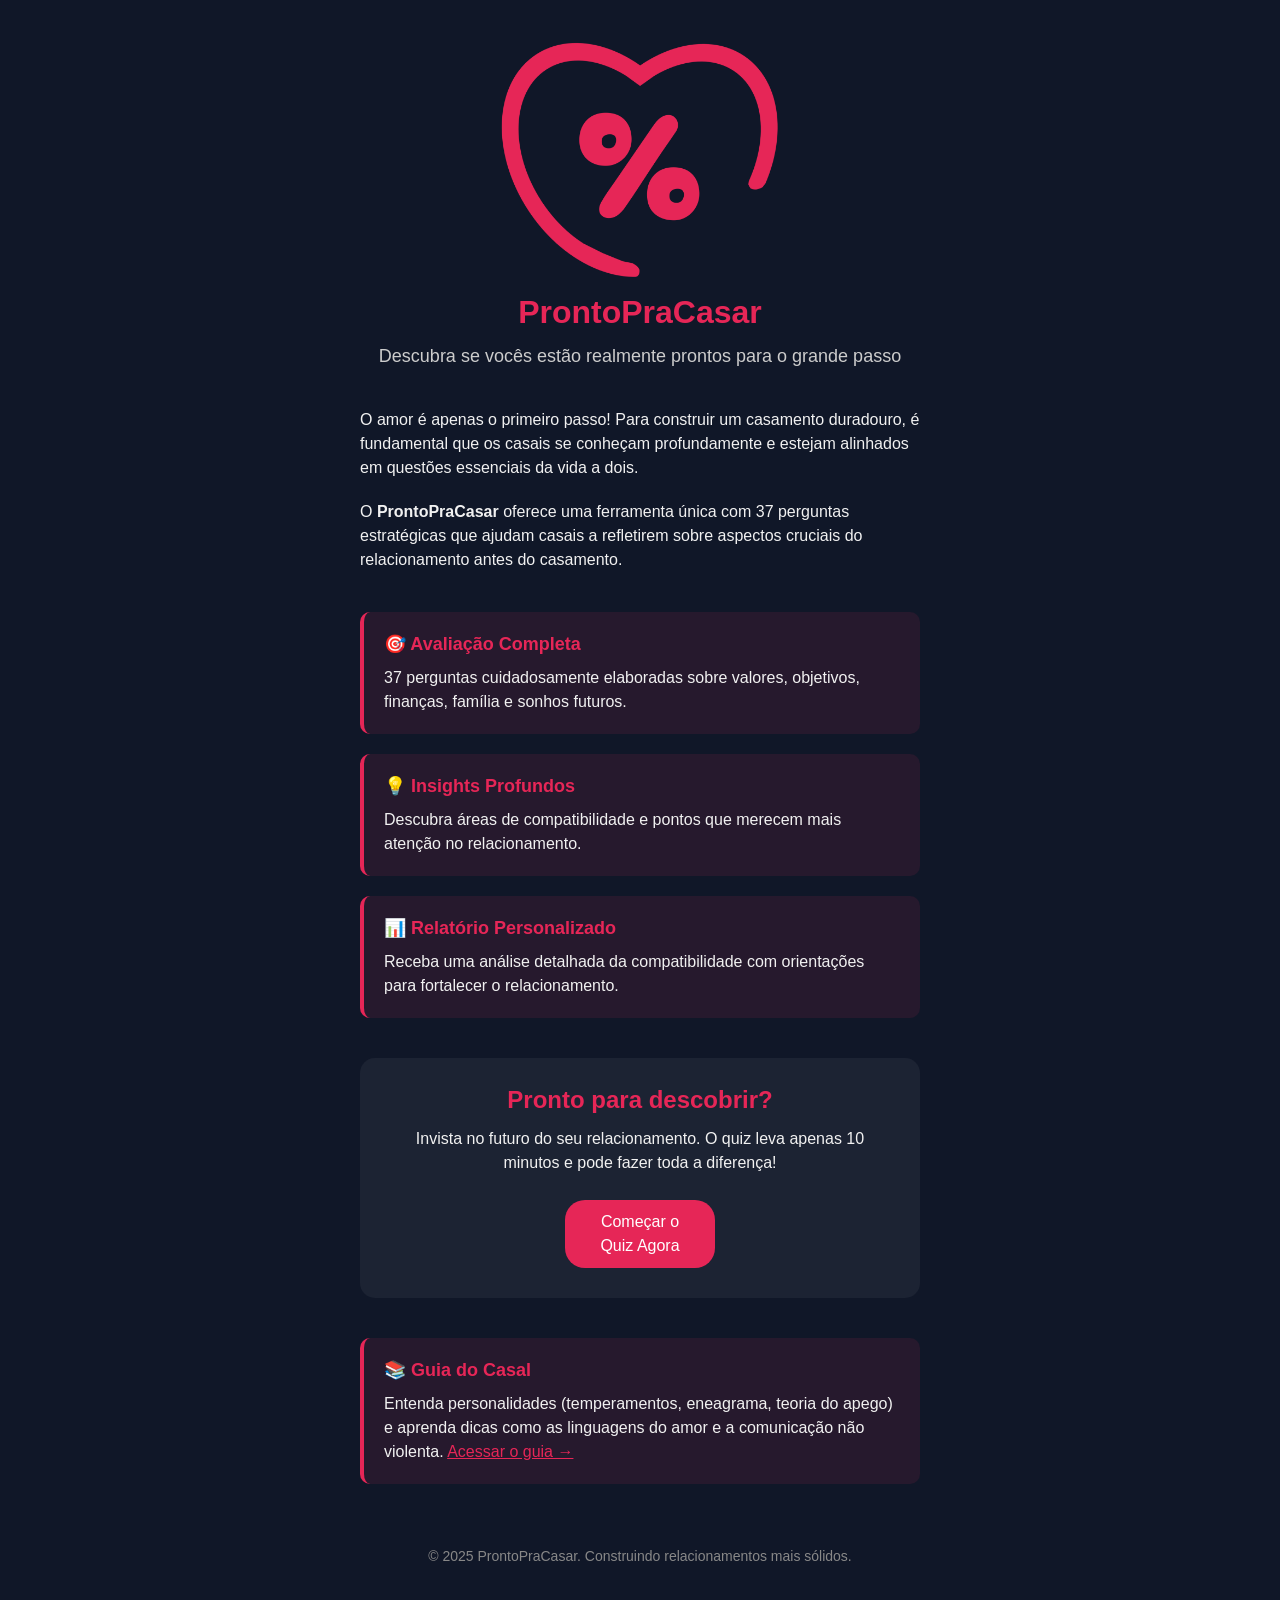
<file: index.html>
<!DOCTYPE html>
<html lang="pt-br">
<head>
    <meta charset="UTF-8">
    <meta name="viewport" content="width=device-width, initial-scale=1.0">
    <title>Pronto Pra Casar - Quiz de Compatibilidade para Casais</title>
    <meta name="description" content="Quiz de compatibilidade para casais que estão prestes a casar. 37 perguntas essenciais para avaliar a compatibilidade antes do casamento e construir um relacionamento duradouro.">
    <meta name="keywords" content="casamento, compatibilidade casal, relacionamento, quiz casamento, pronto para casar, vida a dois, amor">
    <meta name="author" content="ProntoPraCasar">
    <meta name="robots" content="index, follow">
    
    <!-- Open Graph / Facebook -->
    <meta property="og:type" content="website">
    <meta property="og:url" content="https://prontopracasar.com/">
    <meta property="og:title" content="Pronto Pra Casar - Quiz de Compatibilidade para Casais">
    <meta property="og:description" content="Descubra se você está realmente pronto para o casamento com nosso quiz de 37 perguntas essenciais sobre compatibilidade.">
    <meta property="og:image" content="https://prontopracasar.com/ppc.png">

    <!-- Twitter -->
    <meta property="twitter:card" content="summary_large_image">
    <meta property="twitter:url" content="https://prontopracasar.com/">
    <meta property="twitter:title" content="Pronto Pra Casar - Quiz de Compatibilidade">
    <meta property="twitter:description" content="Quiz de compatibilidade para casais - 37 perguntas essenciais antes do casamento.">
    <meta property="twitter:image" content="https://prontopracasar.com/ppc.png">
    
    <!-- Canonical URL -->
    <link rel="canonical" href="https://prontopracasar.com/">
    
    <!-- Favicon -->
    <link rel="icon" type="image/png" href="./ppc.png">
    
    <!-- JSON-LD Structured Data -->
    <script type="application/ld+json">
    {
        "@context": "https://schema.org",
        "@type": "WebSite",
        "name": "ProntoPraCasar",
        "description": "Quiz de compatibilidade para casais que estão prestes a casar. 37 perguntas essenciais para avaliar a compatibilidade antes do casamento.",
        "url": "https://prontopracasar.com",
        "author": {
            "@type": "Organization",
            "name": "ProntoPraCasar"
        },
        "potentialAction": {
            "@type": "SearchAction",
            "target": "https://prontopracasar.com/quiz.html",
            "query-input": "required name=search_term_string"
        }
    }
    </script>
    
    <style>
        * {
            font-family: Arial, sans-serif;
            margin: 0;
            padding: 0;
            box-sizing: border-box;
        }

        body {
            background: #101728;
            color: #f1f1f1;
            line-height: 24px;
        }

        .container {
            max-width: 600px;
            margin: 0 auto;
            padding: 20px;
        }

        label {
            display: block; 
        }

        .title {
            text-align: center;
            margin-bottom: 20px;
        }
        
        .theme-color {
            color: #E62657;
        }

        .btn {
            display: block; 
            margin: 0 auto;
            padding: 10px 20px;
            background: #E62657;
            color: #fff;
            border: none;
            border-radius: 20px;
            cursor: pointer;
            text-decoration: none;
            width: 150px;
            text-align: center;
        }   

        .btn:hover {        
            filter:brightness(0.9);
        }

        img {
            display: block; 
            margin: 0 auto; 
            max-width: 100%;
        }

        .img-50 {
            max-width: 50%;      
        }

        .hero-section {
            text-align: center;
            margin-bottom: 40px;
        }

        .subtitle {
            font-size: 18px;
            margin-bottom: 30px;
            color: #ccc;
        }

        .features {
            display: grid;
            gap: 20px;
            margin: 40px 0;
        }

        .feature-card {
            background: rgba(230, 38, 87, 0.1);
            padding: 20px;
            border-radius: 10px;
            border-left: 4px solid #E62657;
        }

        .feature-title {
            color: #E62657;
            font-size: 18px;
            margin-bottom: 10px;
            font-weight: bold;
        }

        .stats {
            background: rgba(230, 38, 87, 0.1);
            padding: 20px;
            border-radius: 10px;
            margin: 30px 0;
            text-align: center;
        }

        .stat-number {
            font-size: 36px;
            font-weight: bold;
            color: #E62657;
            display: block;
        }

        .cta-section {
            text-align: center;
            margin: 40px 0;
            padding: 30px;
            background: rgba(255, 255, 255, 0.05);
            border-radius: 15px;
        }

        .footer {
            text-align: center;
            margin-top: 40px;
            padding: 20px 0;
            color: #888;
            font-size: 14px;
        }

        @media (max-width: 768px) {
            .container {
                padding: 15px;
            }
            
            .subtitle {
                font-size: 16px;
            }
        }

        .feature-section {
            margin: 40px 0px;
            line-height: 36px;
        }
    </style>
</head>
<body>

    <div class="container">
        <header class="hero-section">
            <img src="./ppc.png" alt="ProntoPraCasar - Logo do Quiz de Compatibilidade para Casais" class="img-50">

            <h1 class="title theme-color">ProntoPraCasar</h1>
            <p class="subtitle">Descubra se vocês estão realmente prontos para o grande passo</p>
        </header>

        <main>
            <section>
                <p>
                    O amor é apenas o primeiro passo! Para construir um casamento duradouro, é fundamental que os casais se conheçam profundamente e estejam alinhados em questões essenciais da vida a dois.
                </p>
                
                <p style="margin-top: 20px;">
                    O <strong>ProntoPraCasar</strong> oferece uma ferramenta única com 37 perguntas estratégicas que ajudam casais a refletirem sobre aspectos cruciais do relacionamento antes do casamento.
                </p>
            </section>

            <section class="features">
                <div class="feature-card">
                    <div class="feature-title">🎯 Avaliação Completa</div>
                    <p>37 perguntas cuidadosamente elaboradas sobre valores, objetivos, finanças, família e sonhos futuros.</p>
                </div>
                
                <div class="feature-card">
                    <div class="feature-title">💡 Insights Profundos</div>
                    <p>Descubra áreas de compatibilidade e pontos que merecem mais atenção no relacionamento.</p>
                </div>
                
                <div class="feature-card">
                    <div class="feature-title">📊 Relatório Personalizado</div>
                    <p>Receba uma análise detalhada da compatibilidade com orientações para fortalecer o relacionamento.</p>
                </div>
            </section>

            <!-- <section class="feature-section">
                <h2>Por que fazer o Quiz de Compatibilidade antes do casamento?</h2>
                <p>
                    O casamento é uma das decisões mais importantes da vida, e estar preparado vai além da paixão do momento. 
                    Estudos mostram que a <strong>compatibilidade do casal</strong> está diretamente ligada à qualidade da vida a dois e à durabilidade da união. 
                    O <em>Pronto Pra Casar</em> foi criado para ajudar noivos e casais de namorados a refletirem sobre pontos fundamentais que muitas vezes não são discutidos no dia a dia, mas que fazem toda a diferença no futuro.
                </p>

                <p>
                    Nosso <strong>quiz de casamento</strong> aborda temas como comunicação, administração financeira, planejamento familiar, fé, hobbies, convivência social, expectativas profissionais e até a forma de lidar com conflitos. 
                    Ao responder às perguntas, vocês terão a chance de conversar sobre tópicos que normalmente ficam escondidos até que surjam no cotidiano da vida de casados. 
                    Esse exercício de autoconhecimento em casal fortalece o vínculo e promove decisões mais conscientes.
                </p>

                <h3>Benefícios do Quiz Pronto Pra Casar</h3>
                <ul>
                    <li>Identificar pontos fortes do relacionamento;</li>
                    <li>Descobrir áreas que precisam de maior atenção;</li>
                    <li>Prevenir desentendimentos futuros;</li>
                    <li>Aumentar a segurança na decisão de casar;</li>
                    <li>Construir uma base sólida para uma <strong>vida a dois feliz</strong> e duradoura.</li>
                </ul>

                <p>
                    Seja você um casal que está junto há anos ou recém-noivos, o <strong>Pronto Pra Casar</strong> é a ferramenta ideal para preparar o coração e a mente para esse passo tão importante. 
                    Aproveite este momento para investir na relação e iniciar a jornada rumo a um <em>casamento saudável e cheio de amor</em>.
                </p>
            </section> -->

            <section class="cta-section">
                <h2 style="color: #E62657; margin-bottom: 15px;">Pronto para descobrir?</h2>
                <p style="margin-bottom: 25px;">Invista no futuro do seu relacionamento. O quiz leva apenas 10 minutos e pode fazer toda a diferença!</p>
                <a href="quiz.html" class="btn">Começar o Quiz Agora</a>
            </section>

            <section class="feature-card">
                <div class="feature-title">📚 Guia do Casal</div>
                <p>Entenda personalidades (temperamentos, eneagrama, teoria do apego) e aprenda dicas como as linguagens do amor e a comunicação não violenta. <a href="guia.html" class="theme-color">Acessar o guia →</a></p>
            </section>
        </main>

        <footer class="footer">
            <p>&copy; 2025 ProntoPraCasar. Construindo relacionamentos mais sólidos.</p>
        </footer>
    </div>
</body>
</html>
</file>
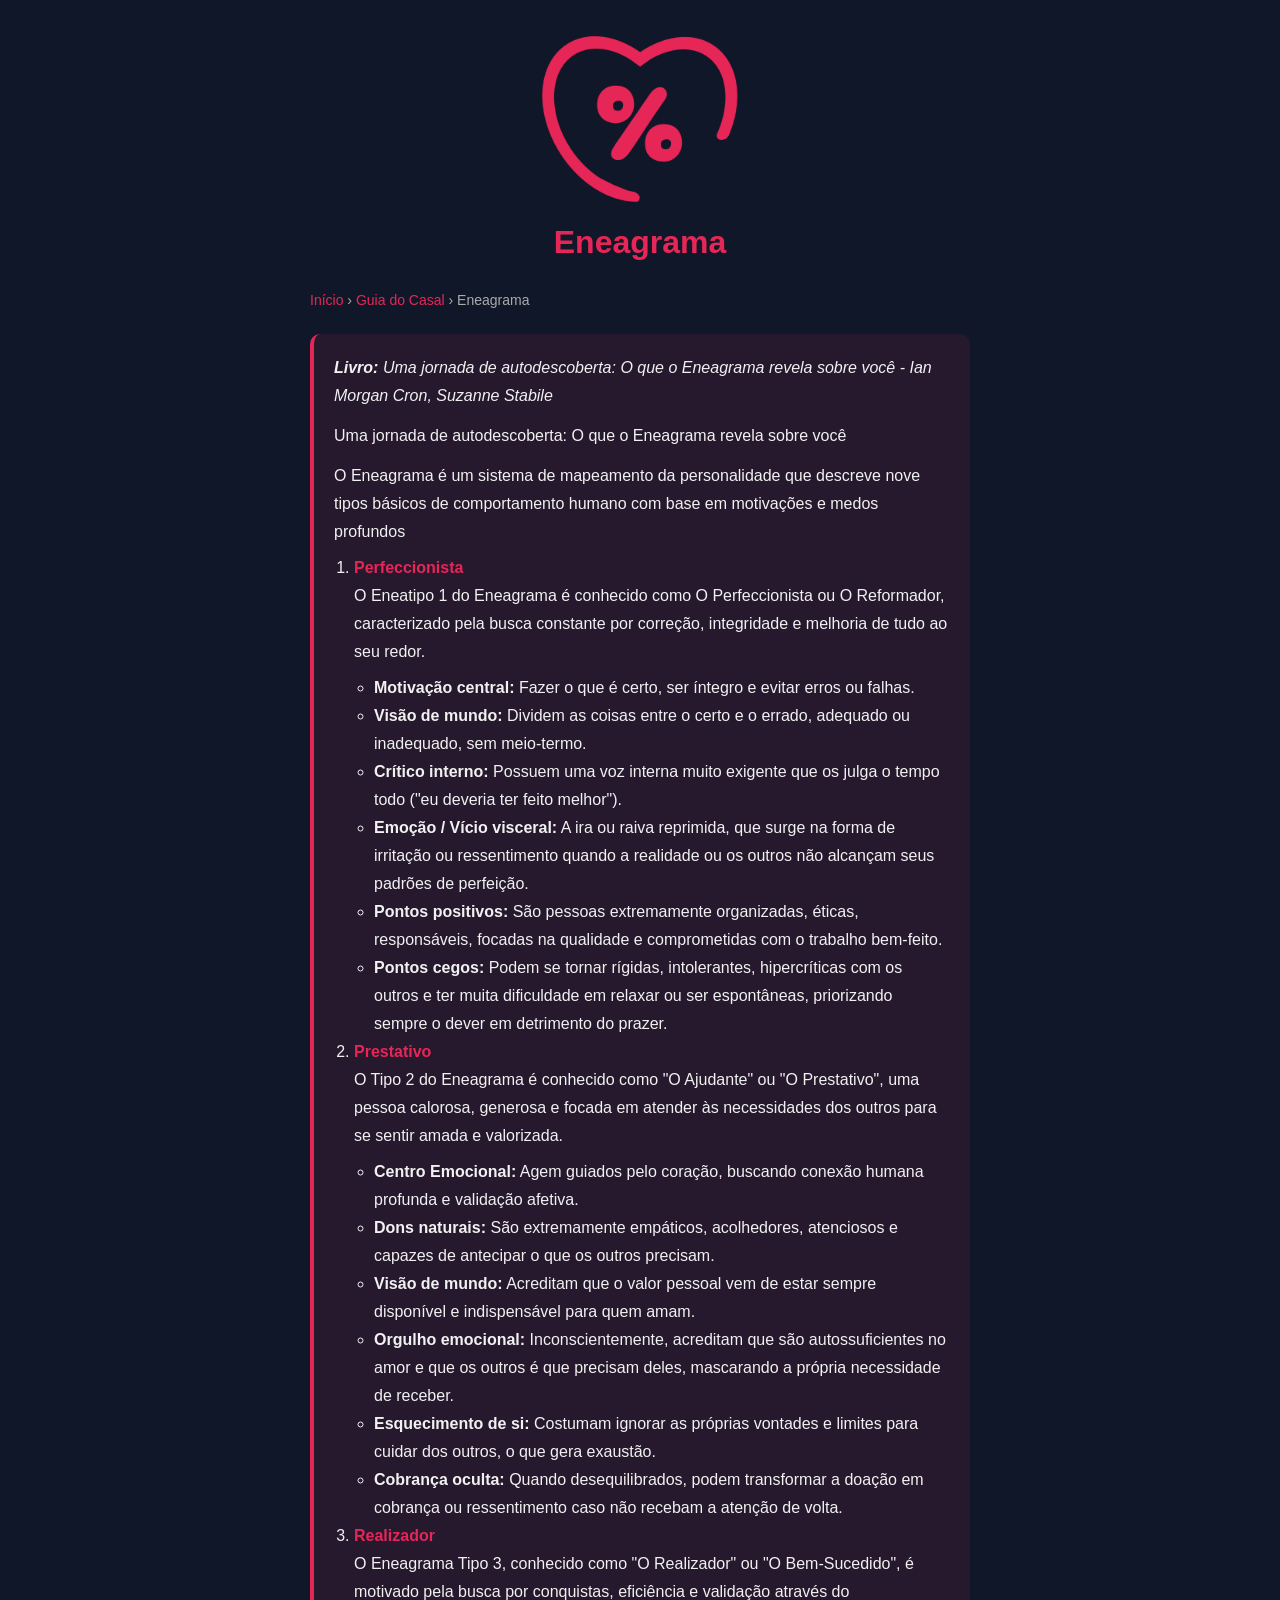
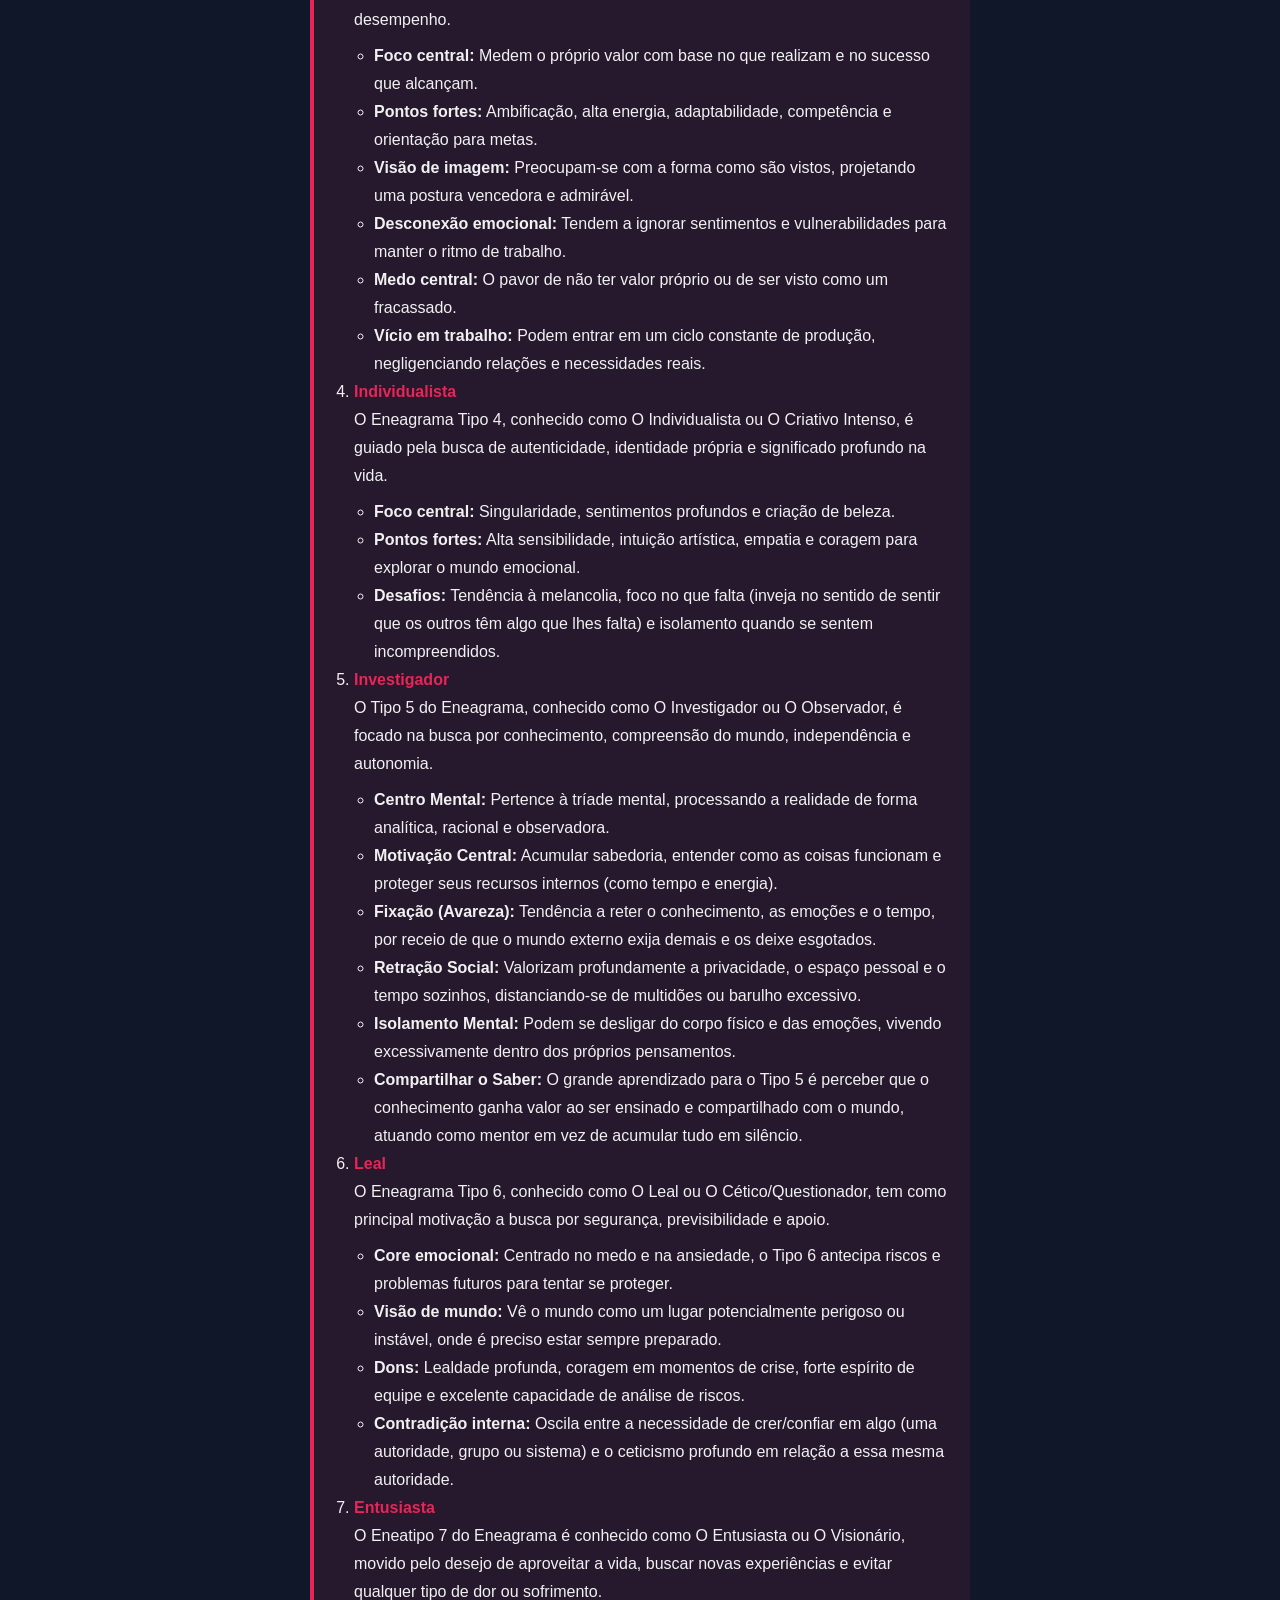
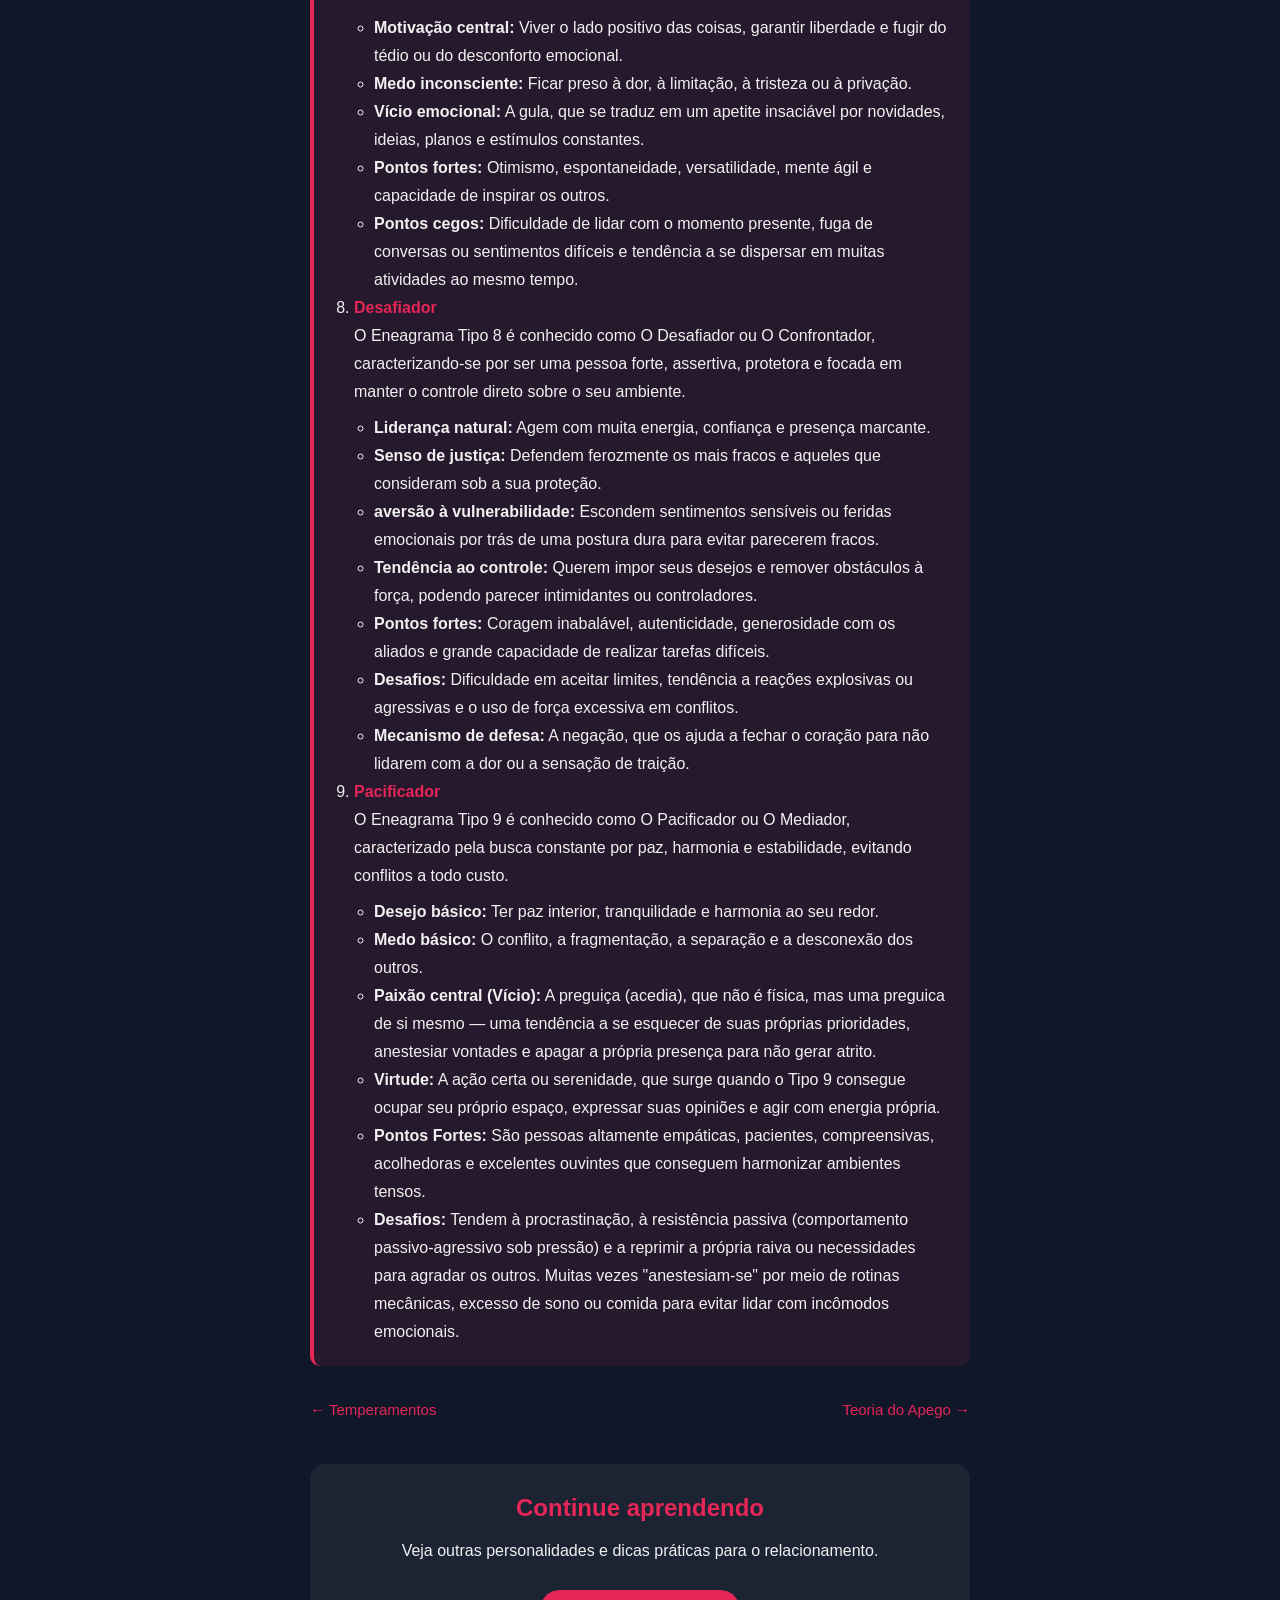
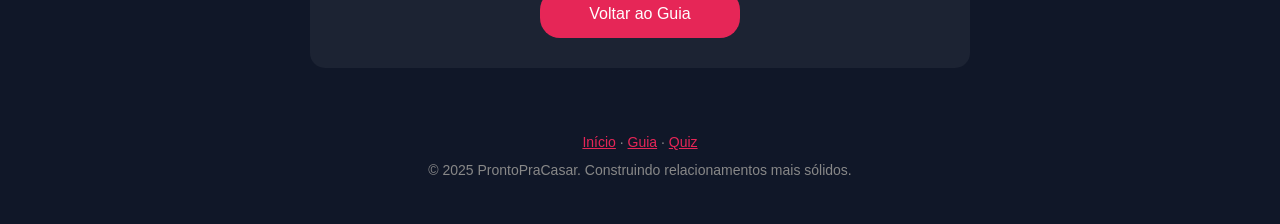
<file: eneagrama.html>
<!DOCTYPE html>
<html lang="pt-br">
<head>
    <meta charset="UTF-8">
    <meta name="viewport" content="width=device-width, initial-scale=1.0">
    <title>Eneagrama | Guia do Casal - Pronto Pra Casar</title>
    <meta name="description" content="Os 9 tipos do Eneagrama, suas motivações, medos e pontos cegos.">
    <meta name="keywords" content="eneagrama, eneatipos, 9 tipos de personalidade, autoconhecimento, relacionamento">
    <meta name="author" content="ProntoPraCasar">
    <meta name="robots" content="index, follow">

    <!-- Open Graph / Facebook -->
    <meta property="og:type" content="article">
    <meta property="og:url" content="https://prontopracasar.com/eneagrama.html">
    <meta property="og:title" content="Eneagrama | Guia do Casal">
    <meta property="og:description" content="Os 9 tipos do Eneagrama, suas motivações, medos e pontos cegos.">
    <meta property="og:image" content="https://prontopracasar.com/ppc.png">

    <!-- Twitter -->
    <meta property="twitter:card" content="summary_large_image">
    <meta property="twitter:url" content="https://prontopracasar.com/eneagrama.html">
    <meta property="twitter:title" content="Eneagrama | Guia do Casal">
    <meta property="twitter:description" content="Os 9 tipos do Eneagrama, suas motivações, medos e pontos cegos.">
    <meta property="twitter:image" content="https://prontopracasar.com/ppc.png">

    <!-- Canonical URL -->
    <link rel="canonical" href="https://prontopracasar.com/eneagrama.html">

    <!-- Favicon -->
    <link rel="icon" type="image/png" href="./ppc.png">

    <link rel="stylesheet" href="guia.css">
</head>
<body>

    <div class="container" id="topo">
        <header class="hero-section">
            <a href="./"><img src="./ppc.png" alt="ProntoPraCasar - Logo" class="img-30"></a>
            <h1 class="title theme-color">Eneagrama</h1>
        </header>

        <nav class="breadcrumb" aria-label="Navegação">
            <a href="./">Início</a> › <a href="guia.html">Guia do Casal</a> › Eneagrama
        </nav>

        <main>
            <article class="topic">
                    <p>
                        <i><b>Livro:</b> Uma jornada de autodescoberta: O que o Eneagrama revela sobre você -  Ian Morgan Cron, Suzanne Stabile</i>
                    </p>
                    <p>Uma jornada de autodescoberta: O que o Eneagrama revela sobre você</p>
                    <p>
                       O Eneagrama é um sistema de mapeamento da personalidade que descreve nove tipos básicos de comportamento humano com base em motivações e medos profundos
                    </p>
                    <ol>
                        <li><strong class="theme-color">Perfeccionista</strong>
                            <p>
                                O Eneatipo 1 do Eneagrama é conhecido como O Perfeccionista ou O Reformador, caracterizado pela busca constante por correção, integridade e melhoria de tudo ao seu redor.
                            </p>
                            <ul>
                                <li><b>Motivação central:</b> Fazer o que é certo, ser íntegro e evitar erros ou falhas.</li>
                                <li><b>Visão de mundo:</b> Dividem as coisas entre o certo e o errado, adequado ou inadequado, sem meio-termo.</li>
                                <li><b>Crítico interno:</b> Possuem uma voz interna muito exigente que os julga o tempo todo ("eu deveria ter feito melhor").</li>
                                <li><b>Emoção / Vício visceral:</b> A ira ou raiva reprimida, que surge na forma de irritação ou ressentimento quando a realidade ou os outros não alcançam seus padrões de perfeição.</li>
                                <li><b>Pontos positivos:</b> São pessoas extremamente organizadas, éticas, responsáveis, focadas na qualidade e comprometidas com o trabalho bem-feito.</li>
                                <li><b>Pontos cegos:</b> Podem se tornar rígidas, intolerantes, hipercríticas com os outros e ter muita dificuldade em relaxar ou ser espontâneas, priorizando sempre o dever em detrimento do prazer.</li>
                            </ul>
                        </li>
                        <li><strong class="theme-color">Prestativo</strong>
                            <p>
                                O Tipo 2 do Eneagrama é conhecido como "O Ajudante" ou "O Prestativo", uma pessoa calorosa, generosa e focada em atender às necessidades dos outros para se sentir amada e valorizada.
                            </p>
                            <ul>
                                <li><b>Centro Emocional:</b> Agem guiados pelo coração, buscando conexão humana profunda e validação afetiva.</li>
                                <li><b>Dons naturais:</b> São extremamente empáticos, acolhedores, atenciosos e capazes de antecipar o que os outros precisam.</li>
                                <li><b>Visão de mundo:</b> Acreditam que o valor pessoal vem de estar sempre disponível e indispensável para quem amam.</li>
                                <li><b>Orgulho emocional:</b> Inconscientemente, acreditam que são autossuficientes no amor e que os outros é que precisam deles, mascarando a própria necessidade de receber.</li>
                                <li><b>Esquecimento de si:</b> Costumam ignorar as próprias vontades e limites para cuidar dos outros, o que gera exaustão.</li>
                                <li><b>Cobrança oculta:</b> Quando desequilibrados, podem transformar a doação em cobrança ou ressentimento caso não recebam a atenção de volta.</li>
                            </ul>   
                        </li>
                        <li><strong class="theme-color">Realizador</strong>
                            <p>
                                O Eneagrama Tipo 3, conhecido como "O Realizador" ou "O Bem-Sucedido", é motivado pela busca por conquistas, eficiência e validação através do desempenho.
                            </p>
                            <ul>
                                <li><b>Foco central:</b> Medem o próprio valor com base no que realizam e no sucesso que alcançam.</li>
                                <li><b>Pontos fortes:</b> Ambificação, alta energia, adaptabilidade, competência e orientação para metas.</li>
                                <li><b>Visão de imagem:</b> Preocupam-se com a forma como são vistos, projetando uma postura vencedora e admirável.</li>
                                <li><b>Desconexão emocional:</b> Tendem a ignorar sentimentos e vulnerabilidades para manter o ritmo de trabalho.</li>
                                <li><b>Medo central:</b> O pavor de não ter valor próprio ou de ser visto como um fracassado.</li>
                                <li><b>Vício em trabalho:</b> Podem entrar em um ciclo constante de produção, negligenciando relações e necessidades reais.</li>
                            </ul>
                        </li>
                        <li><strong class="theme-color">Individualista</strong>
                            <p>
                                O Eneagrama Tipo 4, conhecido como O Individualista ou O Criativo Intenso, é guiado pela busca de autenticidade, identidade própria e significado profundo na vida.
                            </p>
                            <ul>
                                <li><b>Foco central:</b> Singularidade, sentimentos profundos e criação de beleza.</li>
                                <li><b>Pontos fortes:</b> Alta sensibilidade, intuição artística, empatia e coragem para explorar o mundo emocional.</li>
                                <li><b>Desafios:</b> Tendência à melancolia, foco no que falta (inveja no sentido de sentir que os outros têm algo que lhes falta) e isolamento quando se sentem incompreendidos.</li>
                            </ul>
                        </li>
                        <li><strong class="theme-color">Investigador</strong>
                            <p>
                                O Tipo 5 do Eneagrama, conhecido como O Investigador ou O Observador, é focado na busca por conhecimento, compreensão do mundo, independência e autonomia.
                            </p>
                            <ul>
                                <li><b>Centro Mental:</b> Pertence à tríade mental, processando a realidade de forma analítica, racional e observadora.</li>
                                <li><b>Motivação Central:</b> Acumular sabedoria, entender como as coisas funcionam e proteger seus recursos internos (como tempo e energia).</li>
                                <li><b>Fixação (Avareza):</b> Tendência a reter o conhecimento, as emoções e o tempo, por receio de que o mundo externo exija demais e os deixe esgotados.</li>
                                <li><b>Retração Social:</b> Valorizam profundamente a privacidade, o espaço pessoal e o tempo sozinhos, distanciando-se de multidões ou barulho excessivo.</li>
                                <li><b>Isolamento Mental:</b> Podem se desligar do corpo físico e das emoções, vivendo excessivamente dentro dos próprios pensamentos.</li>
                                <li><b>Compartilhar o Saber:</b> O grande aprendizado para o Tipo 5 é perceber que o conhecimento ganha valor ao ser ensinado e compartilhado com o mundo, atuando como mentor em vez de acumular tudo em silêncio.</li>
                            </ul>
                        </li>
                        <li><strong class="theme-color">Leal</strong>
                            <p>O Eneagrama Tipo 6, conhecido como O Leal ou O Cético/Questionador, tem como principal motivação a busca por segurança, previsibilidade e apoio.</p>
                            <ul>
                                <li><b>Core emocional:</b> Centrado no medo e na ansiedade, o Tipo 6 antecipa riscos e problemas futuros para tentar se proteger.</li>
                                <li><b>Visão de mundo:</b> Vê o mundo como um lugar potencialmente perigoso ou instável, onde é preciso estar sempre preparado.</li>
                                <li><b>Dons:</b> Lealdade profunda, coragem em momentos de crise, forte espírito de equipe e excelente capacidade de análise de riscos.</li>
                                <li><b>Contradição interna:</b> Oscila entre a necessidade de crer/confiar em algo (uma autoridade, grupo ou sistema) e o ceticismo profundo em relação a essa mesma autoridade.</li>
                            </ul>
                        </li>
                        <li><strong class="theme-color">Entusiasta</strong>
                            <p>O Eneatipo 7 do Eneagrama é conhecido como O Entusiasta ou O Visionário, movido pelo desejo de aproveitar a vida, buscar novas experiências e evitar qualquer tipo de dor ou sofrimento.</p>
                            <ul>
                                <li><b>Motivação central:</b> Viver o lado positivo das coisas, garantir liberdade e fugir do tédio ou do desconforto emocional.</li>
                                <li><b>Medo inconsciente:</b> Ficar preso à dor, à limitação, à tristeza ou à privação.</li>
                                <li><b>Vício emocional:</b> A gula, que se traduz em um apetite insaciável por novidades, ideias, planos e estímulos constantes.</li>
                                <li><b>Pontos fortes:</b> Otimismo, espontaneidade, versatilidade, mente ágil e capacidade de inspirar os outros.</li>
                                <li><b>Pontos cegos:</b> Dificuldade de lidar com o momento presente, fuga de conversas ou sentimentos difíceis e tendência a se dispersar em muitas atividades ao mesmo tempo.</li>
                            </ul>
                        </li>
                        <li><strong class="theme-color">Desafiador</strong>
                            <p>O Eneagrama Tipo 8 é conhecido como O Desafiador ou O Confrontador, caracterizando-se por ser uma pessoa forte, assertiva, protetora e focada em manter o controle direto sobre o seu ambiente.</p>
                            <ul>
                                <li><b>Liderança natural:</b> Agem com muita energia, confiança e presença marcante.</li>
                                <li><b>Senso de justiça:</b> Defendem ferozmente os mais fracos e aqueles que consideram sob a sua proteção.</li>
                                <li><b>aversão à vulnerabilidade:</b> Escondem sentimentos sensíveis ou feridas emocionais por trás de uma postura dura para evitar parecerem fracos.</li>
                                <li><b>Tendência ao controle:</b> Querem impor seus desejos e remover obstáculos à força, podendo parecer intimidantes ou controladores.</li>
                                <li><b>Pontos fortes:</b> Coragem inabalável, autenticidade, generosidade com os aliados e grande capacidade de realizar tarefas difíceis.</li>
                                <li><b>Desafios:</b> Dificuldade em aceitar limites, tendência a reações explosivas ou agressivas e o uso de força excessiva em conflitos.</li>
                                <li><b>Mecanismo de defesa:</b> A negação, que os ajuda a fechar o coração para não lidarem com a dor ou a sensação de traição.</li>
                            </ul>
                        </li>
                        <li><strong class="theme-color">Pacificador</strong>
                            <p>O Eneagrama Tipo 9 é conhecido como O Pacificador ou O Mediador, caracterizado pela busca constante por paz, harmonia e estabilidade, evitando conflitos a todo custo.</p>
                            <ul>
                                <li><b>Desejo básico:</b> Ter paz interior, tranquilidade e harmonia ao seu redor.</li>
                                <li><b>Medo básico:</b> O conflito, a fragmentação, a separação e a desconexão dos outros.</li>
                                <li><b>Paixão central (Vício):</b> A preguiça (acedia), que não é física, mas uma preguica de si mesmo — uma tendência a se esquecer de suas próprias prioridades, anestesiar vontades e apagar a própria presença para não gerar atrito.</li>
                                <li><b>Virtude:</b> A ação certa ou serenidade, que surge quando o Tipo 9 consegue ocupar seu próprio espaço, expressar suas opiniões e agir com energia própria.</li>
                                <li><b>Pontos Fortes:</b> São pessoas altamente empáticas, pacientes, compreensivas, acolhedoras e excelentes ouvintes que conseguem harmonizar ambientes tensos.</li>
                                <li><b>Desafios:</b> Tendem à procrastinação, à resistência passiva (comportamento passivo-agressivo sob pressão) e a reprimir a própria raiva ou necessidades para agradar os outros. Muitas vezes "anestesiam-se" por meio de rotinas mecânicas, excesso de sono ou comida para evitar lidar com incômodos emocionais.</li>
                            </ul>
                        </li>
                    </ol>
            </article>

            <nav class="page-nav" aria-label="Outras personalidades">
                <a href="temperamentos.html" class="prev">← Temperamentos</a>
                <a href="teoria-do-apego.html" class="next">Teoria do Apego →</a>
            </nav>

            <section class="cta-section">
                <h2 class="theme-color" style="margin-bottom: 15px;">Continue aprendendo</h2>
                <p style="margin-bottom: 25px;">Veja outras personalidades e dicas práticas para o relacionamento.</p>
                <a href="guia.html" class="btn">Voltar ao Guia</a>
            </section>
        </main>

        <footer class="footer">
            <p><a href="./">Início</a> · <a href="guia.html">Guia</a> · <a href="quiz.html">Quiz</a></p>
            <p>&copy; 2025 ProntoPraCasar. Construindo relacionamentos mais sólidos.</p>
        </footer>
    </div>
</body>
</html>
</file>
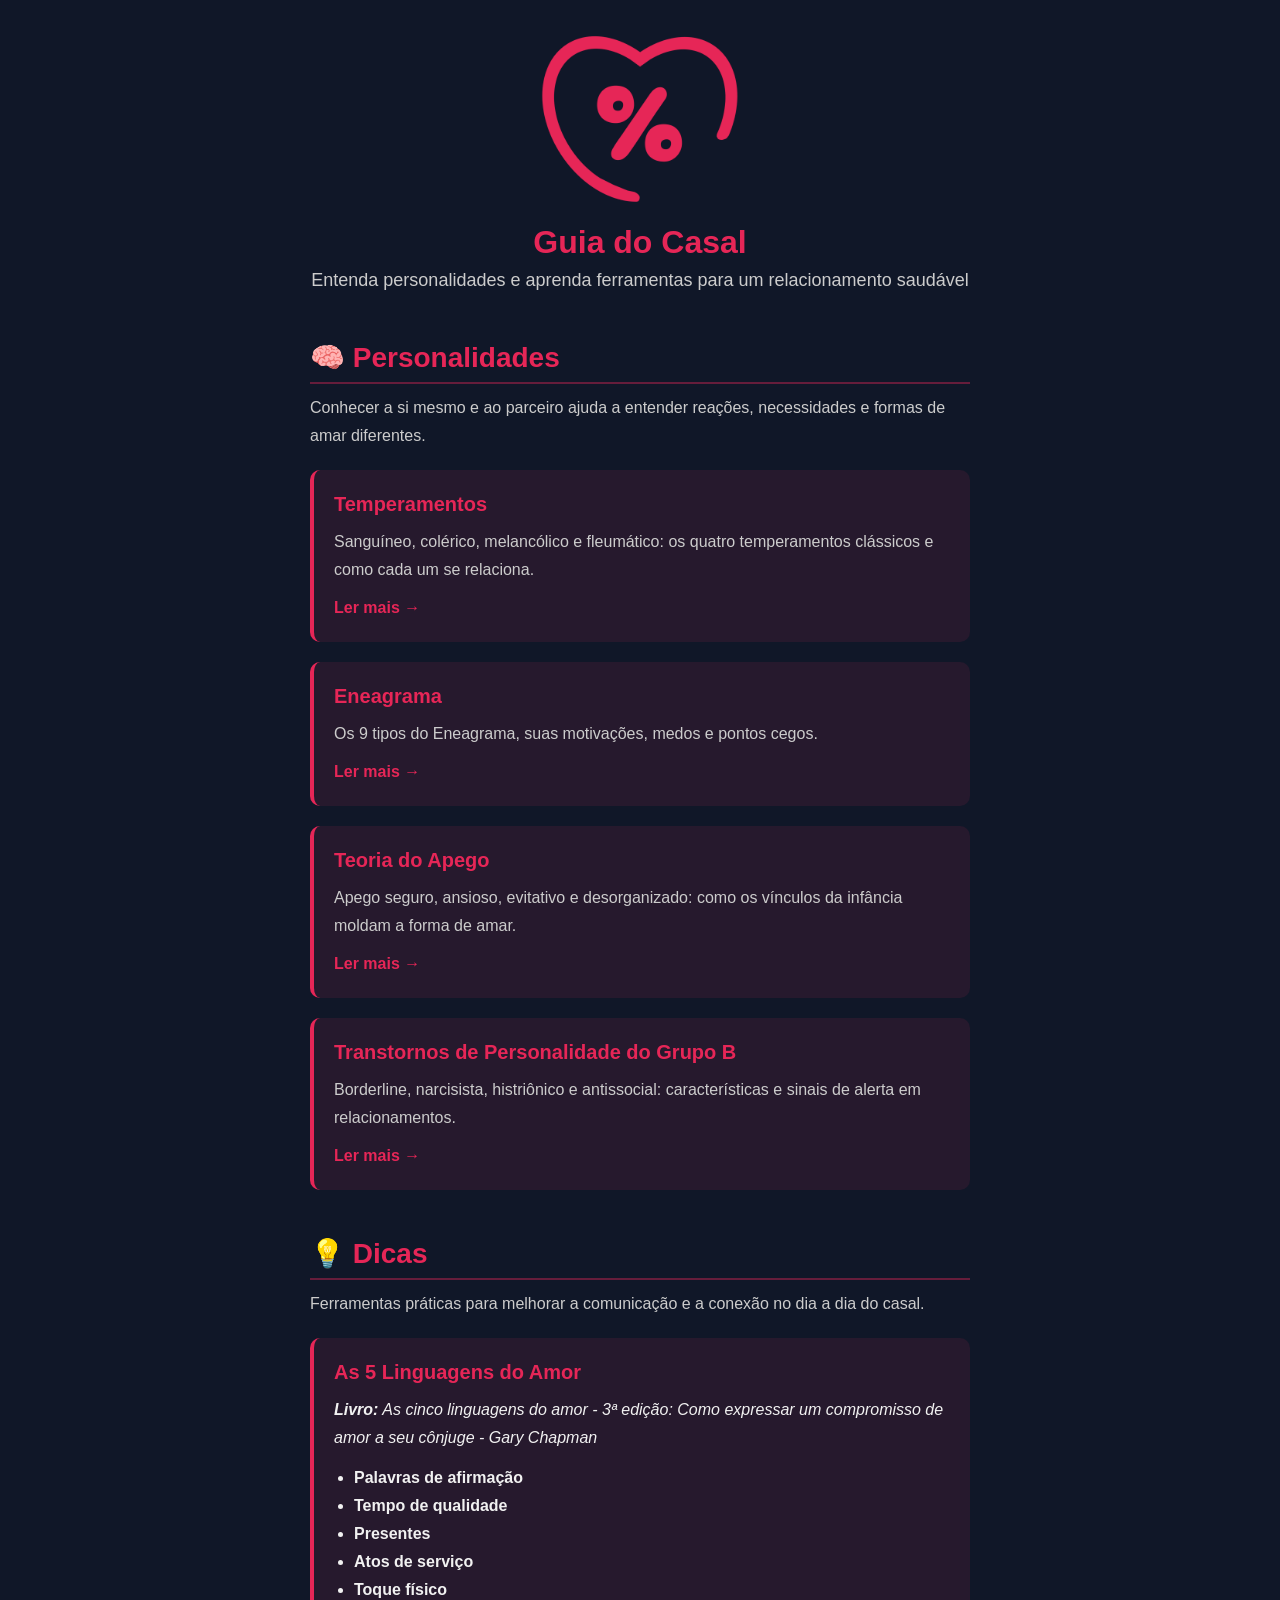
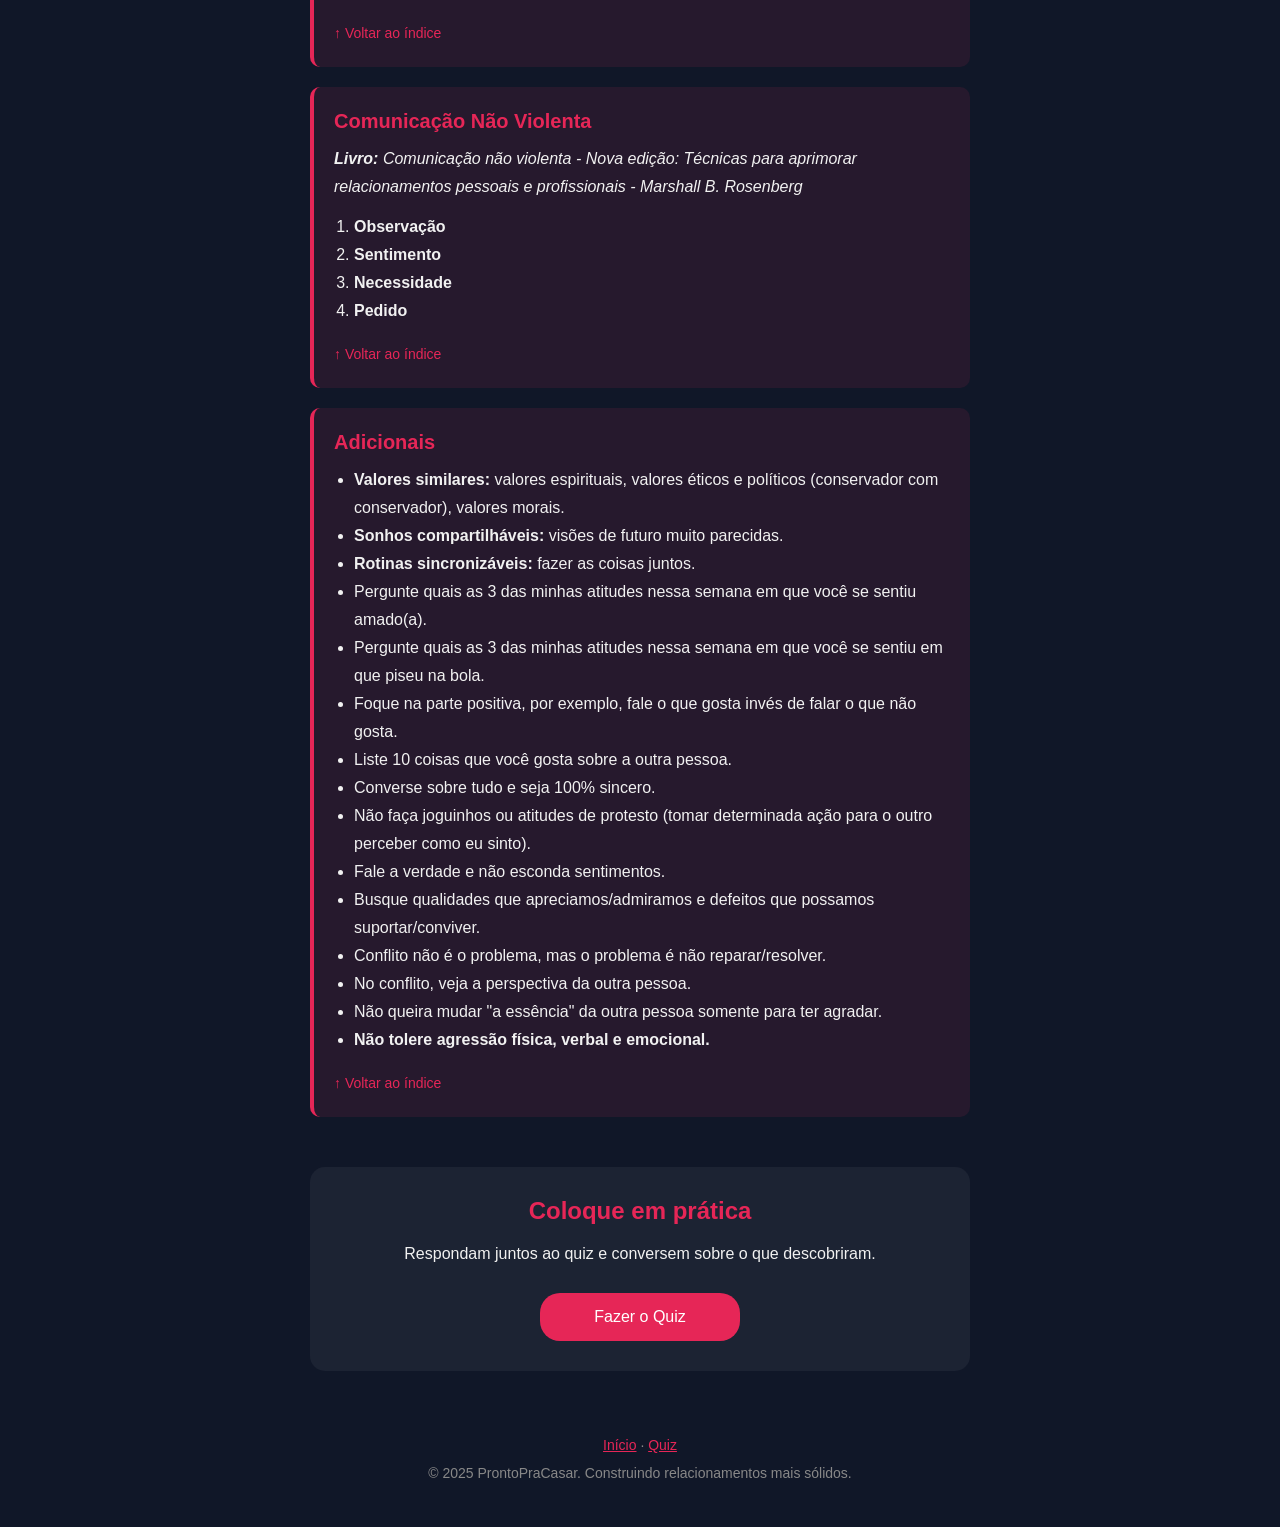
<file: guia.html>
<!DOCTYPE html>
<html lang="pt-br">
<head>
    <meta charset="UTF-8">
    <meta name="viewport" content="width=device-width, initial-scale=1.0">
    <title>Guia do Casal - Personalidades e Dicas | Pronto Pra Casar</title>
    <meta name="description" content="Entenda personalidades e aprenda ferramentas para um relacionamento saudável: temperamentos, eneagrama, teoria do apego, linguagens do amor, os 4 cavaleiros do apocalipse e comunicação não violenta.">
    <meta name="keywords" content="eneagrama, temperamentos, teoria do apego, linguagens do amor, 4 cavaleiros do apocalipse, comunicação não violenta, transtorno de personalidade, relacionamento">
    <meta name="author" content="ProntoPraCasar">
    <meta name="robots" content="index, follow">

    <!-- Open Graph / Facebook -->
    <meta property="og:type" content="article">
    <meta property="og:url" content="https://prontopracasar.com/guia.html">
    <meta property="og:title" content="Guia do Casal - Personalidades e Dicas">
    <meta property="og:description" content="Personalidades, temperamentos, eneagrama, apego e dicas práticas para fortalecer o relacionamento.">
    <meta property="og:image" content="https://prontopracasar.com/ppc.png">

    <!-- Twitter -->
    <meta property="twitter:card" content="summary_large_image">
    <meta property="twitter:url" content="https://prontopracasar.com/guia.html">
    <meta property="twitter:title" content="Guia do Casal - Personalidades e Dicas">
    <meta property="twitter:description" content="Personalidades, temperamentos, eneagrama, apego e dicas práticas para fortalecer o relacionamento.">
    <meta property="twitter:image" content="https://prontopracasar.com/ppc.png">

    <!-- Canonical URL -->
    <link rel="canonical" href="https://prontopracasar.com/guia.html">

    <!-- Favicon -->
    <link rel="icon" type="image/png" href="./ppc.png">

    <link rel="stylesheet" href="guia.css">
</head>
<body>

    <div class="container" id="topo">
        <header class="hero-section">
            <a href="./"><img src="./ppc.png" alt="ProntoPraCasar - Logo" class="img-30"></a>
            <h1 class="title theme-color">Guia do Casal</h1>
            <p class="subtitle">Entenda personalidades e aprenda ferramentas para um relacionamento saudável</p>
        </header>

        <main>
            <!-- ==================== PERSONALIDADES ==================== -->
            <section class="category" id="personalidades">
                <h2 class="category-title">🧠 Personalidades</h2>
                <p class="category-intro">
                    <!-- Escreva aqui a introdução da seção de personalidades -->
                    Conhecer a si mesmo e ao parceiro ajuda a entender reações, necessidades e formas de amar diferentes.
                </p>

                <a href="temperamentos.html" class="topic topic-card">
                    <h3>Temperamentos</h3>
                    <p>Sanguíneo, colérico, melancólico e fleumático: os quatro temperamentos clássicos e como cada um se relaciona.</p>
                    <span class="read-more">Ler mais →</span>
                </a>

                <a href="eneagrama.html" class="topic topic-card">
                    <h3>Eneagrama</h3>
                    <p>Os 9 tipos do Eneagrama, suas motivações, medos e pontos cegos.</p>
                    <span class="read-more">Ler mais →</span>
                </a>

                <a href="teoria-do-apego.html" class="topic topic-card">
                    <h3>Teoria do Apego</h3>
                    <p>Apego seguro, ansioso, evitativo e desorganizado: como os vínculos da infância moldam a forma de amar.</p>
                    <span class="read-more">Ler mais →</span>
                </a>

                 <a href="transtornos-grupo-b.html" class="topic topic-card">
                    <h3>Transtornos de Personalidade do Grupo B</h3>
                    <p>Borderline, narcisista, histriônico e antissocial: características e sinais de alerta em relacionamentos.</p>
                    <span class="read-more">Ler mais →</span>
                </a>
            </section>

            <!-- ==================== DICAS ==================== -->
            <section class="category" id="dicas">
                <h2 class="category-title">💡 Dicas</h2>
                <p class="category-intro">
                    <!-- Escreva aqui a introdução da seção de dicas -->
                    Ferramentas práticas para melhorar a comunicação e a conexão no dia a dia do casal.
                </p>

                <article class="topic" id="linguagens-do-amor">
                    <h3>As 5 Linguagens do Amor</h3>
                    <p><i><b>Livro:</b> As cinco linguagens do amor - 3ª edição: Como expressar um compromisso de amor a seu cônjuge - Gary Chapman</i></p>
                    <p>
                        <!-- Escreva aqui -->
                    </p>
                    <ul>
                        <li><strong>Palavras de afirmação</strong> <!-- Escreva aqui --></li>
                        <li><strong>Tempo de qualidade</strong> <!-- Escreva aqui --></li>
                        <li><strong>Presentes</strong> <!-- Escreva aqui --></li>
                        <li><strong>Atos de serviço</strong> <!-- Escreva aqui --></li>
                        <li><strong>Toque físico</strong> <!-- Escreva aqui --></li>
                    </ul>
                    <a href="#topo" class="back-top">↑ Voltar ao índice</a>
                </article>

                <!-- <article class="topic" id="quatro-cavaleiros">
                    <h3>Os 4 Cavaleiros do Apocalipse</h3>
                    <p>Livro: The Seven Principles for Making Marriage Work: A Practical Guide from the Country's Foremost Relationship Expert</p>
                    <p></p>
                    <h4>Crítica</h4>
                    <p></p>
                    <h4>Desprezo</h4>
                    <p></p>
                    <h4>Defensividade</h4>
                    <p></p>
                    <h4>Muro de pedra (Stonewalling)</h4>
                    <p></p>
                    <a href="#topo" class="back-top">↑ Voltar ao índice</a>
                </article> -->

                <article class="topic" id="comunicacao-nao-violenta">
                    <h3>Comunicação Não Violenta</h3>
                    <p><i><b>Livro:</b> Comunicação não violenta - Nova edição: Técnicas para aprimorar relacionamentos pessoais e profissionais - Marshall B. Rosenberg</i></p>
                    <p>
                        <!-- Escreva aqui -->
                    </p>
                    <ol>
                        <li><strong>Observação</strong> <!-- Escreva aqui --></li>
                        <li><strong>Sentimento</strong> <!-- Escreva aqui --></li>
                        <li><strong>Necessidade</strong> <!-- Escreva aqui --></li>
                        <li><strong>Pedido</strong> <!-- Escreva aqui --></li>
                    </ol>
                    <a href="#topo" class="back-top">↑ Voltar ao índice</a>
                </article>

                <article class="topic" id="adicionais">
                    <h3>Adicionais</h3>
                    <ul>
                        <li><strong>Valores similares:</strong> valores espirituais, valores éticos e políticos (conservador com conservador), valores morais.</li>
                        <li><strong>Sonhos compartilháveis:</strong> visões de futuro muito parecidas.</li>
                        <li><strong>Rotinas sincronizáveis:</strong> fazer as coisas juntos.</li>
                        <li>Pergunte quais as 3 das minhas atitudes nessa semana em que você se sentiu amado(a).</li>
                        <li>Pergunte quais as 3 das minhas atitudes nessa semana em que você se sentiu em que piseu na bola.</li>
                        <li>Foque na parte positiva, por exemplo, fale o que gosta invés de falar o que não gosta.</li>
                        <li>Liste 10 coisas que você gosta sobre a outra pessoa.</li>
                        <li>Converse sobre tudo e seja 100% sincero.</li>
                        <li>Não faça joguinhos ou atitudes de protesto (tomar determinada ação para o outro perceber como eu sinto).</li>
                        <li>Fale a verdade e não esconda sentimentos.</li>
                        <li>Busque qualidades que apreciamos/admiramos e defeitos que possamos suportar/conviver.</li>
                        <li>Conflito não é o problema, mas o problema é não reparar/resolver.</li>
                        <li>No conflito, veja a perspectiva da outra pessoa.</li>
                        <li>Não queira mudar "a essência" da outra pessoa somente para ter agradar.</li>
                        <li><strong>Não tolere agressão física, verbal e emocional.</strong></li>
                    </ul>
                    <a href="#topo" class="back-top">↑ Voltar ao índice</a>
                </article>

                <!--
                Para adicionar um novo tópico, copie o bloco abaixo, troque o id
                e adicione o link correspondente no índice (nav.toc):

                <article class="topic" id="novo-topico">
                    <h3>Título</h3>
                    <p>Texto</p>
                    <a href="#topo" class="back-top">↑ Voltar ao índice</a>
                </article>
                -->
            </section>

            <section class="cta-section">
                <h2 class="theme-color" style="margin-bottom: 15px;">Coloque em prática</h2>
                <p style="margin-bottom: 25px;">Respondam juntos ao quiz e conversem sobre o que descobriram.</p>
                <a href="quiz.html" class="btn">Fazer o Quiz</a>
            </section>
        </main>

        <footer class="footer">
            <p><a href="./">Início</a> · <a href="quiz.html">Quiz</a></p>
            <p>&copy; 2025 ProntoPraCasar. Construindo relacionamentos mais sólidos.</p>
        </footer>
    </div>
</body>
</html>
</file>
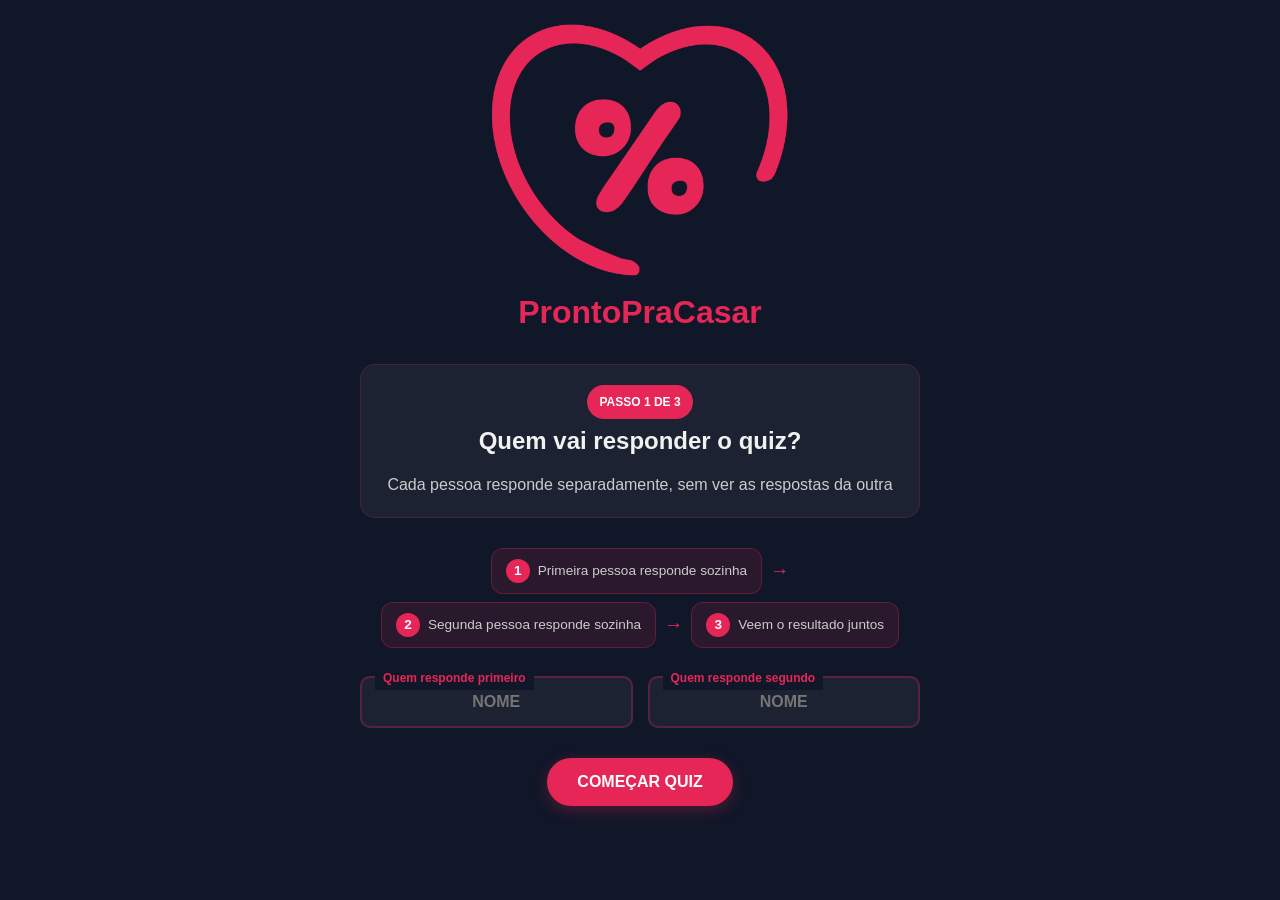
<file: quiz.html>
<!DOCTYPE html>
<html lang="pt-br">

<head>
  <meta charset="UTF-8" />
  <meta name="viewport" content="width=device-width, initial-scale=1.0" />
  <meta name="description"
    content="Participe do nosso questionário para casais e descubra suas afinidades no dia a dia. Divirta-se e entenda melhor sua rotina e estilo de vida em casal!" />
  <meta name="keywords"
    content="questionário para casais, quiz sobre rotina, estilo de vida, compatibilidade, relacionamento" />
  <meta property="og:title" content="Questionário para Casais - Descubra Suas Afinidades" />
  <meta property="og:description"
    content="Participe do nosso questionário para casais e descubra suas afinidades no dia a dia. Divirta-se e entenda melhor sua rotina e estilo de vida." />
  <meta property="og:image" content="./ppc.png" />
  <meta property="og:type" content="website" />
  <title>Pronto Pra Casar</title>

  <style>
    * {
      font-family: Arial, sans-serif;
      margin: 0;
      padding: 0;
      box-sizing: border-box;
    }

    body {
      background: #101728;
      color: #f1f1f1;
      line-height: 24px;
    }

    .container {
      max-width: 600px;
      margin: 0 auto;
      padding: 20px;
    }

    label {
      display: block;
    }

    .title {
      text-align: center;
      margin-bottom: 20px;
    }

    .theme-color {
      color: #e62657;
    }

    .question {
      margin-bottom: 20px;
    }

    .question p {
      margin-bottom: 10px;
      font-size: 1.2em;
      font-weight: bold;
    }

    .btn {
      display: block;
      margin: 0 auto;
      padding: 10px 20px;
      background: #e62657;
      color: #fff;
      border: none;
      border-radius: 15px;
      cursor: pointer;
      text-transform: uppercase;
      font-weight: bold;
    }

    .btn:hover {
      filter: brightness(0.9);
    }

    img {
      display: block;
      margin: 0 auto;
      max-width: 100%;
    }

    .img-50 {
      width: 30%;
      max-width: 300px;
    }

    .quiz-flow-info {
      display: flex;
      align-items: center;
      justify-content: center;
      gap: 8px;
      margin: 20px 0 28px;
      flex-wrap: wrap;
    }

    .flow-step {
      display: flex;
      align-items: center;
      gap: 8px;
      background: rgba(230, 38, 87, 0.12);
      border: 1px solid rgba(230, 38, 87, 0.3);
      border-radius: 12px;
      padding: 10px 14px;
    }

    .flow-number {
      background: #e62657;
      color: white;
      width: 24px;
      height: 24px;
      border-radius: 50%;
      display: flex;
      align-items: center;
      justify-content: center;
      font-weight: bold;
      font-size: 0.85em;
      flex-shrink: 0;
    }

    .flow-text {
      color: #ccc;
      font-size: 0.85em;
    }

    .flow-arrow {
      color: #e62657;
      font-size: 1.2em;
      font-weight: bold;
    }

    .names {
      display: flex;
      justify-content: space-around;
      text-align: center;
      gap: 10px;
      flex-wrap: wrap;
      margin-bottom: 20px;
    }

    .names div {
      flex: 1 1 45%;
    }

    .names input {
      text-align: center;
      background-color: #e62657;
      border: 0;
      padding: 10px;
      border-radius: 20px;
      font-weight: bold;
      text-transform: uppercase;
      color: white;
      font-size: 0.8em;
      width: 100%;
    }

    form h3 {
      margin: 20px 0;
    }

    #section2,
    #section3,
    #section4 {
      display: none;
    }

    .category-section {
      display: none;
    }

    .category-section.active {
      display: block;
    }

    .category-progress {
      display: flex;
      justify-content: space-between;
      align-items: center;
      margin: 20px 0;
      padding: 15px;
      background: rgba(255, 255, 255, 0.05);
      border-radius: 10px;
    }

    .category-indicator {
      display: flex;
      gap: 10px;
    }

    .category-dot {
      width: 12px;
      height: 12px;
      border-radius: 50%;
      background: rgba(255, 255, 255, 0.3);
      transition: all 0.3s ease;
    }

    .category-dot.completed {
      background: #28a745;
    }

    .category-dot.current {
      background: #e62657;
      transform: scale(1.2);
    }

    .category-info {
      text-align: right;
      color: #ccc;
      font-size: 14px;
    }

    #name-first,
    #name-second {
      text-align: center;
      font-weight: bold;
      margin-bottom: 20px;
      text-transform: uppercase;
      font-size: 24px;
    }

    table {
      margin: 10px 0px;
    }

    table,
    th,
    td {
      border: 1px solid #e62657;
      border-collapse: collapse;
      padding: 5px;
    }

    table thead {
      background: #e62657;
    }

    table img {
      width: 30px;
    }

    input[type=radio] {
      appearance: none;
      min-width: 20px;
      min-height: 20px;
      border-radius: 50%;
      background-clip: content-box;
      border: 1px solid #e62657;
      background-color: rgba(255, 252, 229, 1);
    }

    input[type="radio"]:checked {
      background-color: #e62657;
      padding: 0px;
      border: 0px solid #fff;
    }

    .options label {
      display: flex;
      gap: 10px;
      align-items: center;
      margin-bottom: 10px;
      padding: 12px;
      border-radius: 8px;
      transition: all 0.3s ease;
      cursor: pointer;
      background: rgba(255, 255, 255, 0.05);
      border: 1px solid transparent;
    }

    .options label:hover {
      background: rgba(230, 38, 87, 0.1);
      border-color: rgba(230, 38, 87, 0.3);
    }

    .options label:has(input:checked) {
      background: rgba(230, 38, 87, 0.2);
      border-color: #e62657;
    }

    .progress-bar {
      width: 100%;
      height: 6px;
      background: rgba(255, 255, 255, 0.1);
      border-radius: 3px;
      margin: 20px 0;
      overflow: hidden;
    }

    .progress-fill {
      height: 100%;
      background: linear-gradient(90deg, #e62657, #ff4d7a);
      border-radius: 3px;
      transition: width 0.5s ease;
    }

    .progress-text {
      text-align: center;
      margin-bottom: 10px;
      color: #ccc;
      font-size: 14px;
    }

    .quiz-header {
      background: rgba(255, 255, 255, 0.05);
      padding: 20px;
      border-radius: 15px;
      margin-bottom: 30px;
      text-align: center;
      border: 1px solid rgba(230, 38, 87, 0.2);
    }

    .quiz-step {
      background: #e62657;
      color: white;
      padding: 5px 12px;
      border-radius: 20px;
      font-size: 12px;
      font-weight: bold;
      display: inline-block;
      margin-bottom: 10px;
      text-transform: uppercase;
    }

    .category-header {
      background: rgba(230, 38, 87, 0.1);
      padding: 15px;
      border-radius: 10px;
      margin: 25px 0 20px 0;
      border-left: 4px solid #e62657;
    }

    .question {
      background: rgba(255, 255, 255, 0.03);
      padding: 20px;
      border-radius: 12px;
      margin-bottom: 20px;
      border: 1px solid rgba(255, 255, 255, 0.1);
    }

    .question p {
      margin-bottom: 15px;
      font-size: 1.1em;
      font-weight: 500;
      line-height: 1.5;
      color: #f8f8f8;
    }

    .results-container {
      background: rgba(255, 255, 255, 0.05);
      padding: 30px;
      border-radius: 15px;
      margin: 20px 0;
    }

    .results-summary {
      text-align: center;
      margin-bottom: 30px;
    }

    .compatibility-score {
      font-size: 48px;
      font-weight: bold;
      color: #e62657;
      margin: 20px 0;
    }

    .score-label {
      font-size: 18px;
      color: #ccc;
      margin-bottom: 10px;
    }

    table {
      width: 100%;
      margin: 20px 0;
      border-radius: 10px;
      overflow: hidden;
      box-shadow: 0 4px 15px rgba(0, 0, 0, 0.2);
    }

    table th {
      background: linear-gradient(135deg, #e62657, #ff4d7a);
      color: white;
      font-weight: bold;
      text-align: center;
      padding: 15px;
    }

    table td {
      padding: 12px;
      background: rgba(255, 255, 255, 0.05);
      border: none;
      border-bottom: 1px solid rgba(255, 255, 255, 0.1);
    }

    table tr:last-child td {
      border-bottom: none;
    }

    .match-icon {
      text-align: center;
      font-size: 24px;
    }

    .names {
      display: grid;
      grid-template-columns: 1fr 1fr;
      gap: 15px;
      margin-bottom: 30px;
    }

    .name-input {
      position: relative;
    }

    .name-input label {
      position: absolute;
      top: -10px;
      left: 15px;
      background: #101728;
      padding: 0 8px;
      color: #e62657;
      font-weight: bold;
      font-size: 12px;
      z-index: 1;
    }

    .names input {
      width: 100%;
      padding: 15px;
      border: 2px solid rgba(230, 38, 87, 0.3);
      background: rgba(255, 255, 255, 0.05);
      border-radius: 10px;
      color: white;
      font-size: 16px;
      transition: all 0.3s ease;
    }

    .names input:focus {
      outline: none;
      border-color: #e62657;
      box-shadow: 0 0 15px rgba(230, 38, 87, 0.3);
    }

    .btn {
      padding: 15px 30px;
      font-size: 16px;
      border-radius: 25px;
      transition: all 0.3s ease;
      min-width: 150px;
      box-shadow: 0 4px 15px rgba(230, 38, 87, 0.3);
    }

    .btn:hover {
      transform: translateY(-2px);
      box-shadow: 0 6px 20px rgba(230, 38, 87, 0.4);
    }

    @media (max-width: 768px) {
      .container {
        padding: 15px;
      }

      .quiz-flow-info {
        flex-direction: column;
        gap: 6px;
      }

      .flow-arrow {
        transform: rotate(90deg);
      }

      .names {
        grid-template-columns: 1fr;
        gap: 20px;
      }
      
      .compatibility-score {
        font-size: 36px;
      }
      
      .question {
        padding: 15px;
      }
      
      .options label {
        padding: 10px;
      }
      
      table th,
      table td {
        padding: 10px;
        font-size: 14px;
      }
    }
  </style>
</head>

<body>
  <header>
    <a href="./index.html">
      <img src="./ppc.png" alt="Logo ProntoPraCasar - Questionário para casais" class="img-50" />
    </a>
    <h1 class="title theme-color">ProntoPraCasar</h1>
  </header>

  <main class="container">
    <section id="section1">
      <div class="quiz-header">
        <div class="quiz-step">Passo 1 de 3</div>
        <h2 class="title">Quem vai responder o quiz?</h2>
        <p style="color: #ccc; margin-top: 10px;">Cada pessoa responde separadamente, sem ver as respostas da outra</p>
      </div>

      <div class="quiz-flow-info">
        <div class="flow-step">
          <span class="flow-number">1</span>
          <span class="flow-text">Primeira pessoa responde sozinha</span>
        </div>
        <div class="flow-arrow">→</div>
        <div class="flow-step">
          <span class="flow-number">2</span>
          <span class="flow-text">Segunda pessoa responde sozinha</span>
        </div>
        <div class="flow-arrow">→</div>
        <div class="flow-step">
          <span class="flow-number">3</span>
          <span class="flow-text">Veem o resultado juntos</span>
        </div>
      </div>

      <form id="getNamesForm" method="post">
        <div class="names">
          <div class="name-input">
            <label for="first">Quem responde primeiro</label>
            <input type="text" id="first" name="first" placeholder="Nome" required />
          </div>
          <div class="name-input">
            <label for="second">Quem responde segundo</label>
            <input type="text" id="second" name="second" placeholder="Nome" required />
          </div>
        </div>
        <button type="submit" class="btn">Começar Quiz</button>
      </form>
    </section>

    <section id="section2">
      <div class="quiz-header">
        <div class="quiz-step">Passo 2 de 3</div>
        <h2 id="name-first" class="theme-color"></h2>
        <p style="color: #ccc; margin-top: 10px;">Responda com sinceridade às perguntas por categoria</p>
      </div>
      
      <div class="category-progress">
        <div class="category-indicator" id="category-dots-1">
          <div class="category-dot current" data-category="0"></div>
          <div class="category-dot" data-category="1"></div>
          <div class="category-dot" data-category="2"></div>
          <div class="category-dot" data-category="3"></div>
          <div class="category-dot" data-category="4"></div>
        </div>
        <div class="category-info">
          <div>Categoria: <span id="current-category-1"></span></div>
          <div><span id="category-progress-1">1 de 5</span></div>
        </div>
      </div>
      
      <form id="firstForm" method="post">
        <div id="category-0-person1" class="category-section active"></div>
        <div id="category-1-person1" class="category-section"></div>
        <div id="category-2-person1" class="category-section"></div>
        <div id="category-3-person1" class="category-section"></div>
        <div id="category-4-person1" class="category-section"></div>
        
        <div style="text-align: center; margin-top: 30px;">
          <button type="button" id="next-category-1" class="btn">Próxima Categoria</button>
          <button type="submit" id="finish-person1" class="btn" style="display: none;">Próxima Pessoa</button>
        </div>
      </form>
    </section>

    <section id="section3">
      <div class="quiz-header">
        <div class="quiz-step">Passo 3 de 3</div>
        <h2 id="name-second" class="theme-color"></h2>
        <p style="color: #ccc; margin-top: 10px;">Agora é a vez da segunda pessoa responder</p>
      </div>
      
      <div class="category-progress">
        <div class="category-indicator" id="category-dots-2">
          <div class="category-dot current" data-category="0"></div>
          <div class="category-dot" data-category="1"></div>
          <div class="category-dot" data-category="2"></div>
          <div class="category-dot" data-category="3"></div>
          <div class="category-dot" data-category="4"></div>
        </div>
        <div class="category-info">
          <div>Categoria: <span id="current-category-2"></span></div>
          <div><span id="category-progress-2">1 de 5</span></div>
        </div>
      </div>
      
      <form id="secondForm" method="post">
        <div id="category-0-person2" class="category-section active"></div>
        <div id="category-1-person2" class="category-section"></div>
        <div id="category-2-person2" class="category-section"></div>
        <div id="category-3-person2" class="category-section"></div>
        <div id="category-4-person2" class="category-section"></div>
        
        <div style="text-align: center; margin-top: 30px;">
          <button type="button" id="next-category-2" class="btn">Próxima Categoria</button>
          <button type="submit" id="finish-person2" class="btn" style="display: none;">Ver Resultados</button>
        </div>
      </form>
    </section>

    <section id="section4">
      <div class="quiz-header">
        <div class="quiz-step">Resultados</div>
        <h2 class="theme-color">Análise de Compatibilidade</h2>
      </div>
      
      <div class="results-container">
        <div class="results-summary">
          <div class="score-label">Índice de Compatibilidade</div>
          <div class="compatibility-score" id="compatibility-percentage">0%</div>
          <p id="compatibility-message" style="color: #ccc; margin-bottom: 20px;"></p>
        </div>
        
        <table>
          <thead>
            <tr>
              <th style="width: 70%;">Pergunta</th>
              <th style="width: 30%;">Compatibilidade</th>
            </tr>
          </thead>
          <tbody id="results-body">
          </tbody>
        </table>
        
        <div style="background: rgba(230, 38, 87, 0.1); padding: 20px; border-radius: 10px; margin: 30px 0; border-left: 4px solid #e62657;">
          <h3 style="color: #e62657; margin-bottom: 10px;">💡 Dica Importante</h3>
          <p>Use os pontos onde não houve compatibilidade como oportunidades para conversas profundas. O importante não é concordar em tudo, mas entender as diferenças e encontrar formas de conviver harmoniosamente com elas.</p>
        </div>

        <div style="margin: 30px 0;">
          <h3 style="color: #e62657; margin-bottom: 20px; text-align: center;">Conselhos para um Relacionamento Saudável</h3>

          <div style="display: flex; flex-direction: column; gap: 16px;">
            <div style="background: rgba(255,255,255,0.05); padding: 18px 20px; border-radius: 10px; border-left: 4px solid #9b59b6;">
              <strong style="color: #c39bd3;">🗣️ Comunicação é tudo</strong>
              <p style="margin: 8px 0 0; color: #ccc;">Conversas honestas e regulares evitam que pequenas diferenças virem grandes problemas. Reserve um momento na semana para falar sobre como estão se sentindo.</p>
            </div>

            <div style="background: rgba(255,255,255,0.05); padding: 18px 20px; border-radius: 10px; border-left: 4px solid #27ae60;">
              <strong style="color: #82e0aa;">🤝 Respeite o espaço do outro</strong>
              <p style="margin: 8px 0 0; color: #ccc;">Ter interesses e momentos individuais fortalece o casal. Apoiar a independência do parceiro é sinal de amor maduro, não de distância.</p>
            </div>

            <div style="background: rgba(255,255,255,0.05); padding: 18px 20px; border-radius: 10px; border-left: 4px solid #e67e22;">
              <strong style="color: #f0b27a;">💰 Alinhem as finanças cedo</strong>
              <p style="margin: 8px 0 0; color: #ccc;">Dinheiro é uma das maiores fontes de conflito nos relacionamentos. Criem juntos regras claras sobre despesas, poupança e sonhos financeiros compartilhados.</p>
            </div>

            <div style="background: rgba(255,255,255,0.05); padding: 18px 20px; border-radius: 10px; border-left: 4px solid #2980b9;">
              <strong style="color: #85c1e9;">🌱 Cresçam juntos</strong>
              <p style="margin: 8px 0 0; color: #ccc;">Planejem metas em comum — viagens, aprendizados, projetos. Casais que constroem sonhos lado a lado criam laços mais profundos ao longo do tempo.</p>
            </div>

            <div style="background: rgba(255,255,255,0.05); padding: 18px 20px; border-radius: 10px; border-left: 4px solid #e62657;">
              <strong style="color: #f1948a;">❤️ Cultivem a gratidão</strong>
              <p style="margin: 8px 0 0; color: #ccc;">Expressar apreciação pelas pequenas coisas do dia a dia mantém a conexão viva. Um "obrigado" sincero pode valer mais do que um grande gesto esporádico.</p>
            </div>
          </div>
        </div>

        <div style="text-align: center;">
          <button class="btn" id="restart">Fazer Novo Quiz</button>
        </div>
      </div>
    </section>
  </main>

  <script>
    window.onload = function () {
      const categories = [
        "Rotina e estilo de vida",
        "Hábitos e preferências", 
        "Família e relacionamentos",
        "Finanças",
        "Valores de vida",
        "Redes sociais",
      ];

      const questions = [
        {
          "question": "Você prefere começar o dia cedo ou tarde?",
          "options": ["Cedo, gosto de uma rotina matinal", "Mais tarde, prefiro dormir um pouco mais"],
          "category": "Rotina e estilo de vida"
        },
        {
          "question": "Você prefere morar na cidade grande ou no interior?",
          "options": ["Cidade grande, amo movimento e agitação", "Interior, quero sossego e tranquilidade"],
          "category": "Rotina e estilo de vida"
        },
        {
          "question": "Você é vegano ou vegetariano?",
          "options": ["Sim", "Não"],
          "category": "Rotina e estilo de vida"
        },
        {
          "question": "Em relação à criação de filhos, a religião deve ser:",
          "options": ["Decidida por ambos", "Não imposta"],
          "category": "Rotina e estilo de vida"
        },
        {
          "question": "Você prefere ter uma vida estável com rotina fixa ou buscar novos desafios e variar sempre?",
          "options": ["Rotina fixa e estável", "Variar sempre e ter novos desafios"],
          "category": "Rotina e estilo de vida"
        },
        {
          "question": "Você prefere morar em um lugar de clima quente ou frio?",
          "options": ["Quente", "Frio"],
          "category": "Rotina e estilo de vida"
        },
        {
          "question": "Você costuma procrastinar ou é sempre eficiente no que faz?",
          "options": ["Procrastino, faço depois.", "Sempre eficiente, tem que fazer agora!"],
          "category": "Hábitos e preferências"
        },
        {
          "question": "Em uma discussão o que você prefere?",
          "options": ["Esfriar a cabeça primeiro e falar depois", "Quero resolver logo e o quanto antes"],
          "category": "Hábitos e preferências"
        },
        {
          "question": "Você gosta de passar seu tempo livre sozinho?",
          "options": ["Sim, gosto de ter um tempo só pra mim", "Não, quero estar sempre acompanhado(a)"],
          "category": "Hábitos e preferências"
        },
        {
          "question": "Você prefere ir a festas ou ter encontros mais íntimos e tranquilos?",
          "options": ["Festas, com música alta e muitas pessoas", "Encontros íntimos, lugares tranquilos e em poucos amigos"],
          "category": "Hábitos e preferências"
        },
        {
          "question": "Você prefere morar em uma casa ou apartamento?",
          "options": ["Casa", "Apartamento"],
          "category": "Hábitos e preferências"
        },
        {
          "question": "Você é uma pessoa que se importa com a saúde ou não?",
          "options": ["Sim, faço atividades físicas e cuido da alimentação", "Não, não me importo"],
          "category": "Hábitos e preferências"
        },
        {
          "question": "Você é uma pessoa que fuma ou bebe?",
          "options": ["Sim, com moderação", "Não, evito cigarros e bebidas"],
          "category": "Hábitos e preferências"
        },
        {
          "question": "Como você organiza a sua casa?",
          "options": ["Desleixado, faço uma bagunça organizada", "Organizado, tudo no lugar certo"],
          "category": "Hábitos e preferências"
        },
        {
          "question": "Você quer ter filhos?",
          "options": ["Sim", "Não"],
          "category": "Família e relacionamentos"
        },
        {
          "question": "Você prefere morar perto ou longe dos parentes?",
          "options": ["Longe", "Perto"],
          "category": "Família e relacionamentos"
        },
        {
          "question": "Você quer ter animais de estimação ou não?",
          "options": ["Quero ter algum animal de estimação", "Não quero ter animal de estimação"],
          "category": "Família e relacionamentos"
        },
        {
          "question": "Amizades próximas com pessoas do sexo oposto (ou do gênero de interesse do parceiro) são aceitáveis?",
          "options": ["Sim, com confiança e transparência", "Sim, mas com limites claros", "Não, prefiro evitar"],
          "category": "Família e relacionamentos"
        },
        {
          "question": "Como lida se caso seu parceiro(a) tenha algum contato com Ex?",
          "options": ["Não me importo", "Me importo"],
          "category": "Família e relacionamentos"
        },
        {
          "question": "Como você lida quando seu parceiro sai para se divertir com os amigos?",
          "options": ["Não gosto, tem que estar sempre comigo", "Não me importo"],
          "category": "Família e relacionamentos"
        },
        {
          "question": "A diferença de ideologias políticas pode ser um desafio para o relacionamento?",
          "options": ["Sim, pode gerar conflitos e dificultar a convivência", "Não, é possível respeitar as diferenças e manter o relacionamento saudável"],
          "category": "Família e relacionamentos"
        },
        {
          "question": "Se você receber um dinheiro a mais, o que prefere?",
          "options": ["Vou guardar o dinheiro", "Vou comprar o que eu quero"],
          "category": "Finanças"
        },
        {
          "question": "Como você prefere organizar as finanças da família?",
          "options": ["Conta conjunta", "Contas separadas"],
          "category": "Finanças"
        },
        {
          "question": "Quais são as regras que você prefere para a administração dos bens do casal?",
          "options": [
            "Comunhão Parcial de Bens, todos os bens adquiridos durante o casamento pertence ao casal", 
            "Comunhão Universal de Bens, todos os bens, anteriores e posteriores ao casamento, se tornam comuns ao casal",
            "Separação Total de Bens, cada cônjuge mantém a propriedade exclusiva de seus bens, adquiridos antes e durante o casamento"
          ],
          "category": "Finanças"
        },
        {
          "question": "O que é mais importante para você em uma vida bem vivida?",
          "options": ["Segurança e estabilidade", "Liberdade e novas experiências", "Realização e conquistas pessoais", "Conexão com as pessoas que amo"],
          "category": "Valores de vida"
        },
        {
          "question": "Qual o papel da fé ou espiritualidade na sua vida?",
          "options": ["Central, guia minhas decisões", "Importante, mas não define tudo", "Pouco ou nenhum papel"],
          "category": "Valores de vida"
        },
        {
          "question": "Se precisasse escolher, o que priorizaria?",
          "options": ["Crescer na carreira, mesmo com menos tempo livre", "Ter mais tempo com a família, mesmo ganhando menos"],
          "category": "Valores de vida"
        },
        {
          "question": "Como você enxerga as tradições (familiares, culturais ou religiosas)?",
          "options": ["Devem ser preservadas e passadas adiante", "Podem ser adaptadas ao nosso jeito", "Não dou muita importância a elas"],
          "category": "Valores de vida"
        },
        {
          "question": "Quanto ajudar os outros (voluntariado, doações, causas sociais) faz parte da sua vida?",
          "options": ["Muito, quero que seja parte da nossa rotina", "De vez em quando, quando surge a oportunidade", "Pouco, foco nas minhas próprias responsabilidades"],
          "category": "Valores de vida"
        },
        {
          "question": "O que significa sucesso para você?",
          "options": ["Conforto financeiro e patrimônio", "Reconhecimento e propósito no que faço", "Paz, saúde e bons relacionamentos"],
          "category": "Valores de vida"
        },
        {
          "question": "Diante de uma oportunidade arriscada, porém promissora, você:",
          "options": ["Arrisco, a vida é feita de oportunidades", "Prefiro a segurança do que já é certo"],
          "category": "Valores de vida"
        },
        {
          "question": "Quais valores você considera inegociáveis em um parceiro?",
          "options": ["Companheirismo e conexão emocional", "Ambição e propósito de vida", "Fé e princípios em comum"],
          "category": "Valores de vida"
        },
        {
          "question": "Como você imagina sua vida daqui a 10 anos?",
          "options": ["Família formada e vida estável", "Viajando e vivendo experiências", "Focado(a) em grandes realizações profissionais"],
          "category": "Valores de vida"
        },
        {
          "question": "Você gosta de postar fotos e momentos do relacionamento nas redes?",
          "options": ["Sim, gosto de compartilhar nossa vida", "Às vezes, só ocasiões especiais", "Não, prefiro manter o relacionamento privado"],
          "category": "Redes sociais"
        },
        {
          "question": "Casais devem compartilhar senhas de celular e redes sociais?",
          "options": ["Sim, não deve haver segredos", "Não, cada um tem direito à sua privacidade"],
          "category": "Redes sociais"
        },
        {
          "question": "Como você se sente se seu parceiro(a) curte ou comenta fotos de outras pessoas?",
          "options": ["Não me incomoda", "Depende do tipo de foto e de quem é", "Me incomoda bastante"],
          "category": "Redes sociais"
        },
        {
          "question": "Seguir ou ser seguido(a) por ex nas redes sociais é aceitável?",
          "options": ["Sim, não vejo problema", "Não, prefiro que não haja esse vínculo"],
          "category": "Redes sociais"
        },
      ];

      // Referências dos elementos HTML
      const section1 = document.querySelector("#section1");
      const section2 = document.querySelector("#section2");
      const section3 = document.querySelector("#section3");
      const section4 = document.querySelector("#section4");
      const resultsBody = document.querySelector("#results-body");

      let results = {};
      let currentCategory1 = 0;
      let currentCategory2 = 0;

      // Função de inicialização
      function init() {
        const section = localStorage.getItem("section");
        if (section === '1') {
          section1.style.display = "none";
          section2.style.display = "block";
        } else if (section === '2') {
          section1.style.display = "none";
          section2.style.display = "none";
          section3.style.display = "block";
        } else if (section === '3') {
          section1.style.display = "none";
          section2.style.display = "none";
          section3.style.display = "none";
          section4.style.display = "block";
          setResults();
        }
        setName();
      }

      // Função para definir os nomes
      function setName() {
        document.querySelector("#name-first").textContent = '1° ' + localStorage.getItem("name-first");
        document.querySelector("#name-second").textContent = '2° ' + localStorage.getItem("name-second");
      }

      // Função para registrar as respostas no localStorage
      function submitQuiz(idForm) {
        const formData = new FormData(document.getElementById(idForm));
        const responses = {};
        formData.forEach((value, key) => responses[key] = value);
        localStorage.setItem(idForm, JSON.stringify(responses));
      }

      // Função para calcular e exibir resultados
      function setResults() {
        const form1 = JSON.parse(localStorage.getItem("firstForm"));
        const form2 = JSON.parse(localStorage.getItem("secondForm"));

        let differences = 0;
        for (let key in form1) {
          if (form1[key] !== form2[key]) {
            differences++;
            results[key] = 0;
          } else {
            results[key] = 1;
          }
        }

        populateResultsTable();
      }

      // Função para preencher a tabela de resultados
      function populateResultsTable() {
        let tableContent = '';
        let index = 0;
        let matchCount = 0;
        
        for (let item in results) {
          const isMatch = results[item] === 1;
          if (isMatch) matchCount++;
          
          const matchText = isMatch ? '✅ Compatível' : '❌ Divergente';
          const rowClass = isMatch ? 'style="background: rgba(40, 167, 69, 0.1);"' : 'style="background: rgba(220, 53, 69, 0.1);"';
          
          tableContent += `
            <tr ${rowClass}>
              <td>${questions[index].question}</td>
              <td class="match-icon">${matchText}</td>
            </tr>
          `;
          index++;
        }
        
        resultsBody.innerHTML = tableContent;
        
        // Calcular e exibir porcentagem de compatibilidade
        const totalQuestions = Object.keys(results).length;
        const compatibilityPercentage = Math.round((matchCount / totalQuestions) * 100);
        
        document.getElementById('compatibility-percentage').textContent = compatibilityPercentage + '%';
        
        // Mensagem baseada na porcentagem
        let message = '';
        if (compatibilityPercentage >= 80) {
          message = 'Excelente compatibilidade! Vocês estão muito alinhados.';
        } else if (compatibilityPercentage >= 60) {
          message = 'Boa compatibilidade! Algumas diferenças podem enriquecer o relacionamento.';
        } else if (compatibilityPercentage >= 40) {
          message = 'Compatibilidade moderada. Conversem sobre as diferenças importantes.';
        } else {
          message = 'Muitas diferenças encontradas. Diálogo e compreensão serão fundamentais.';
        }
        
        document.getElementById('compatibility-message').textContent = message;
      }

      // Função para popular as perguntas por categoria
      function populateQuestionsByCategory() {
        categories.forEach((categoryName, categoryIndex) => {
          const categoryQuestions = questions.filter(q => q.category === categoryName);
          
          // Para pessoa 1
          const container1 = document.querySelector(`#category-${categoryIndex}-person1`);
          container1.innerHTML = `
            <div class="category-header">
              <h3 class='theme-color' style="margin: 0;">${categoryName}</h3>
            </div>
          `;
          
          // Para pessoa 2
          const container2 = document.querySelector(`#category-${categoryIndex}-person2`);
          container2.innerHTML = `
            <div class="category-header">
              <h3 class='theme-color' style="margin: 0;">${categoryName}</h3>
            </div>
          `;

          categoryQuestions.forEach((question, qIndex) => {
            const globalIndex = questions.indexOf(question);
            const options = question.options.map((opt, value) =>
              `<label><input type="radio" name="q${globalIndex + 1}" value="${value + 1}" required /> ${opt}</label>`
            ).join('');

            const questionHtml = `
              <div class="question">
                <p>${globalIndex + 1}. ${question.question}</p>
                <div class="options">${options}</div>
              </div>
            `;

            container1.innerHTML += questionHtml;
            container2.innerHTML += questionHtml;
          });
        });
      }

      // Função para atualizar indicadores de categoria
      function updateCategoryProgress(person) {
        const currentCat = person === 1 ? currentCategory1 : currentCategory2;
        const categoryName = categories[currentCat];
        
        document.getElementById(`current-category-${person}`).textContent = categoryName;
        document.getElementById(`category-progress-${person}`).textContent = `${currentCat + 1} de ${categories.length}`;
        
        // Atualizar dots
        const dots = document.querySelectorAll(`#category-dots-${person} .category-dot`);
        dots.forEach((dot, index) => {
          dot.classList.remove('current', 'completed');
          if (index < currentCat) {
            dot.classList.add('completed');
          } else if (index === currentCat) {
            dot.classList.add('current');
          }
        });
      }

      // Função para validar se todas as perguntas da categoria atual foram respondidas
      function validateCurrentCategory(person) {
        const currentCat = person === 1 ? currentCategory1 : currentCategory2;
        const categoryQuestions = questions.filter(q => q.category === categories[currentCat]);
        const container = document.querySelector(`#category-${currentCat}-person${person}`);
        
        let allAnswered = true;
        categoryQuestions.forEach(question => {
          const globalIndex = questions.indexOf(question);
          const questionInputs = container.querySelectorAll(`input[name="q${globalIndex + 1}"]`);
          const isAnswered = Array.from(questionInputs).some(input => input.checked);
          if (!isAnswered) {
            allAnswered = false;
          }
        });
        
        return allAnswered;
      }

      // Função para avançar categoria
      function nextCategory(person) {
        if (!validateCurrentCategory(person)) {
          alert('Por favor, responda todas as perguntas desta categoria antes de prosseguir.');
          return;
        }

        const currentCat = person === 1 ? currentCategory1 : currentCategory2;
        const nextCat = currentCat + 1;
        
        // Esconder categoria atual
        document.querySelector(`#category-${currentCat}-person${person}`).classList.remove('active');
        
        if (nextCat < categories.length) {
          // Mostrar próxima categoria
          document.querySelector(`#category-${nextCat}-person${person}`).classList.add('active');
          
          if (person === 1) {
            currentCategory1 = nextCat;
          } else {
            currentCategory2 = nextCat;
          }
          
          updateCategoryProgress(person);
        } else {
          // Última categoria - mostrar botão finalizar
          document.getElementById(`next-category-${person}`).style.display = 'none';
          document.getElementById(`finish-person${person}`).style.display = 'inline-block';
        }
        
        window.scrollTo(0, 0);
      }

      // Event Listeners para submissões de formulários
      document.querySelector("#getNamesForm").addEventListener("submit", function (event) {
        event.preventDefault();
        localStorage.setItem("name-first", document.querySelector("#first").value);
        localStorage.setItem("name-second", document.querySelector("#second").value);
        setName();
        localStorage.setItem("section", 1);
        updateCategoryProgress(1);
        init();
      });

      // Event listeners para botões de próxima categoria
      document.querySelector("#next-category-1").addEventListener("click", function() {
        nextCategory(1);
      });

      document.querySelector("#next-category-2").addEventListener("click", function() {
        nextCategory(2);
      });

      document.querySelector("#firstForm").addEventListener("submit", function (event) {
        event.preventDefault();
        
        // Validar se todas as categorias foram completadas
        if (currentCategory1 < categories.length - 1 || !validateCurrentCategory(1)) {
          alert('Por favor, complete todas as categorias antes de prosseguir.');
          return;
        }
        
        submitQuiz('firstForm');
        localStorage.setItem("section", 2);
        currentCategory2 = 0;
        updateCategoryProgress(2);
        init();
        window.scrollTo(0, 0);
      });

      document.querySelector("#secondForm").addEventListener("submit", function (event) {
        event.preventDefault();
        
        // Validar se todas as categorias foram completadas
        if (currentCategory2 < categories.length - 1 || !validateCurrentCategory(2)) {
          alert('Por favor, complete todas as categorias antes de prosseguir.');
          return;
        }
        
        submitQuiz('secondForm');
        setResults();
        localStorage.setItem("section", 3);
        init();
        window.scrollTo(0, 0);
      });

      document.querySelector("#restart").addEventListener("click", function () {
        localStorage.clear();
        location.reload();
      });

      // Chama a função para preencher as perguntas e iniciar o processo
      populateQuestionsByCategory();
      init();
    }
  </script>

</body>

</html>
</file>
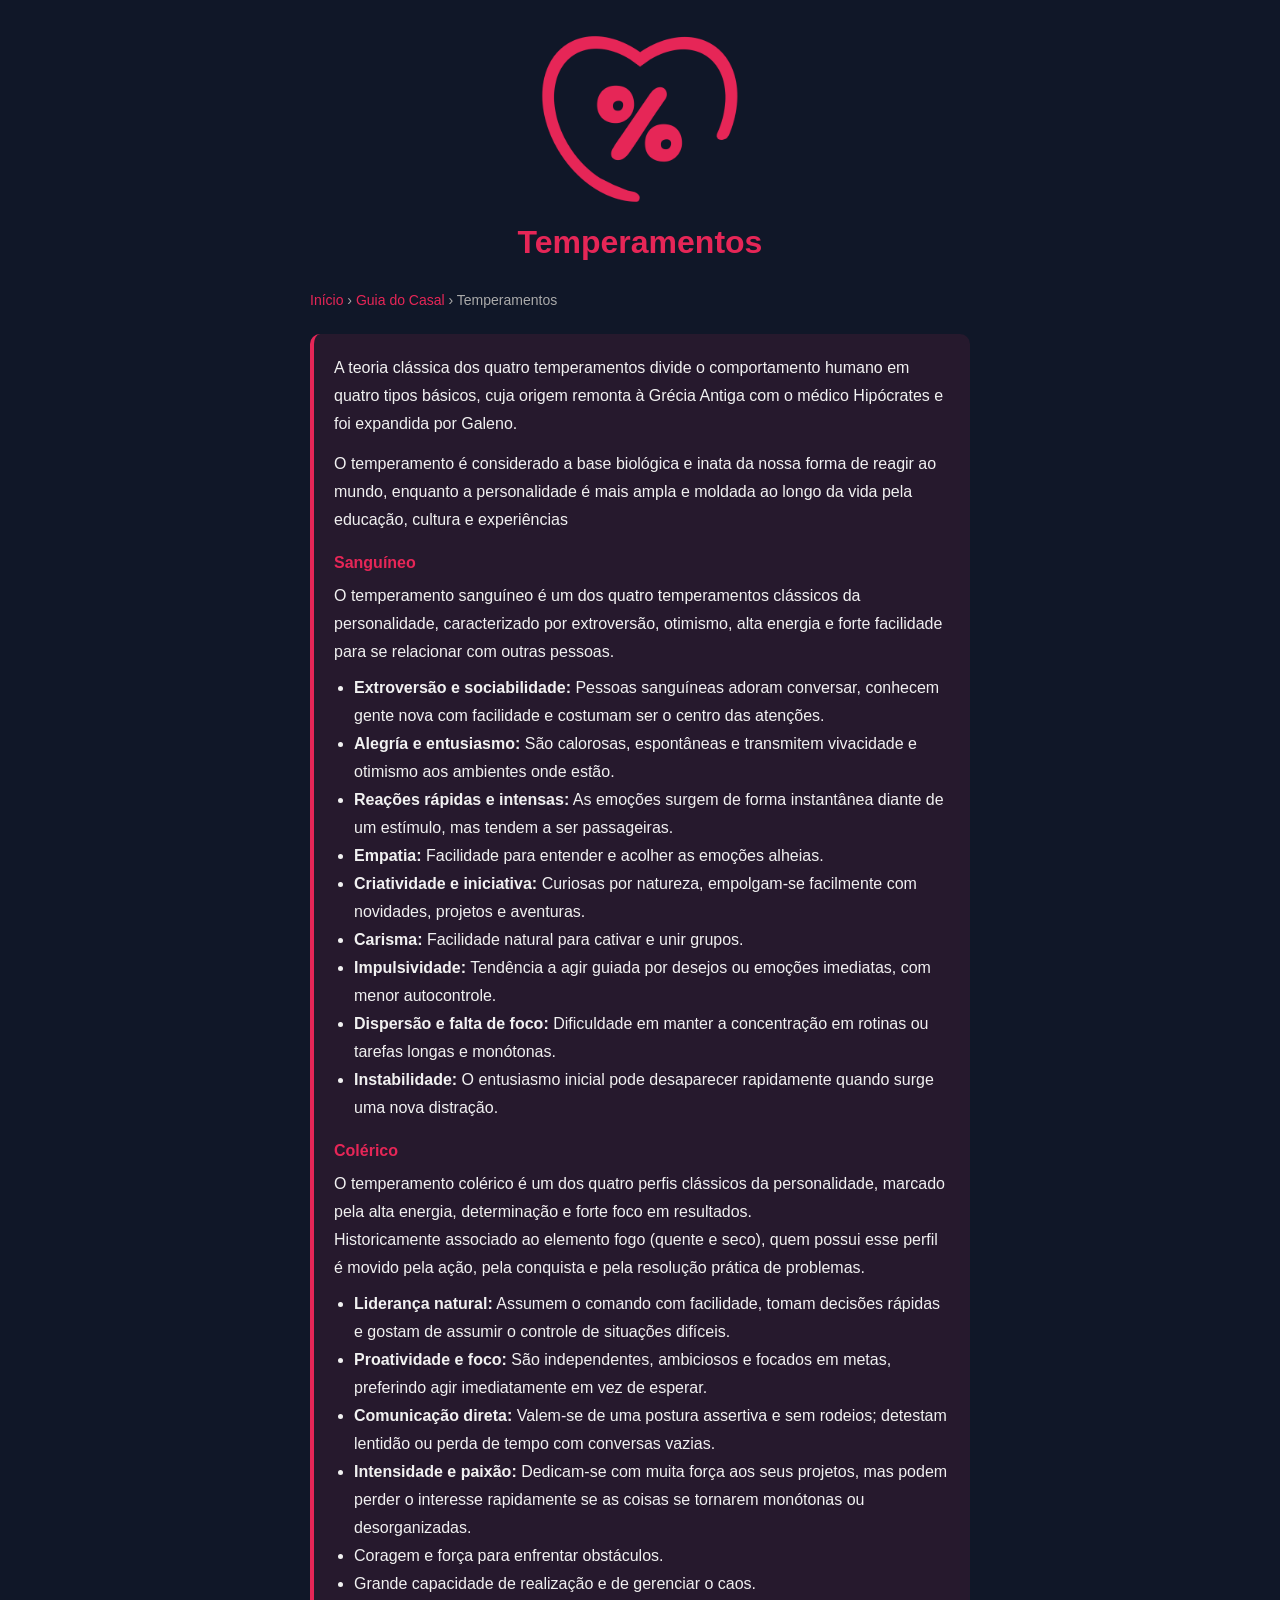
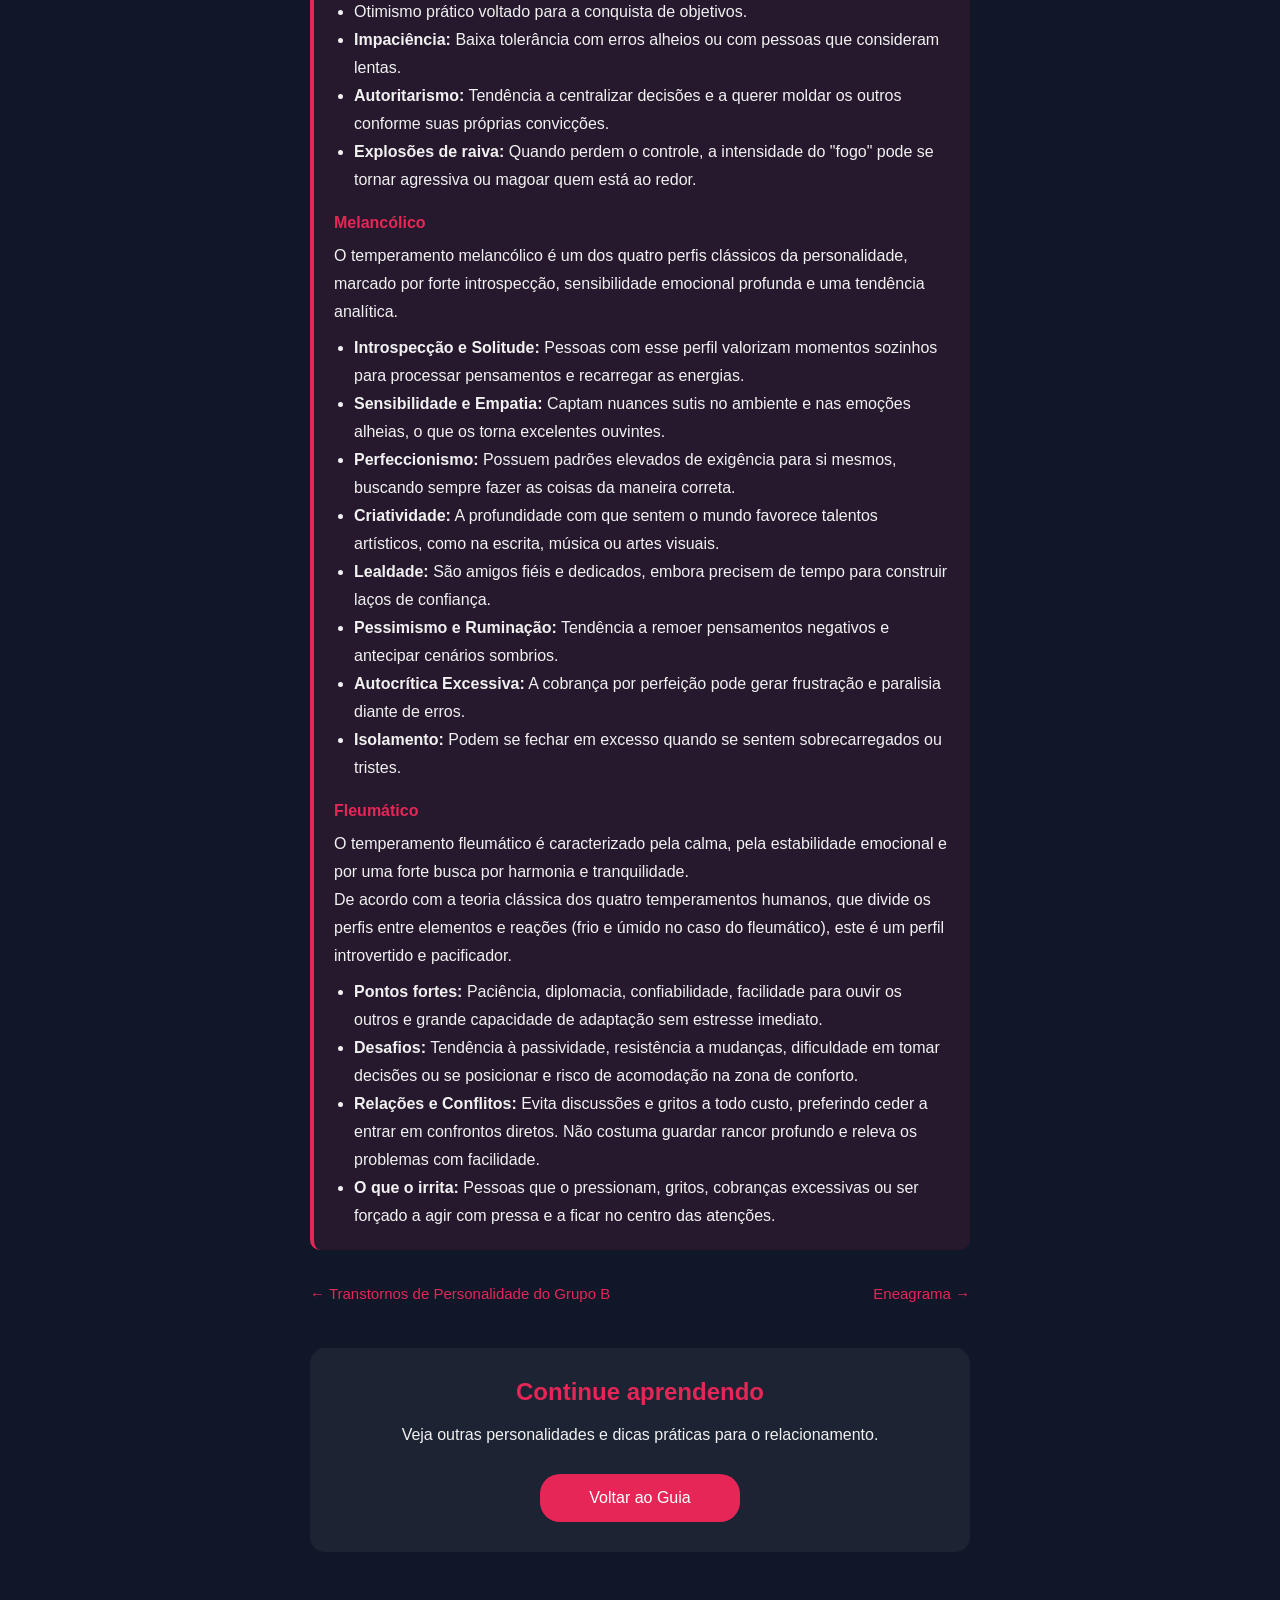
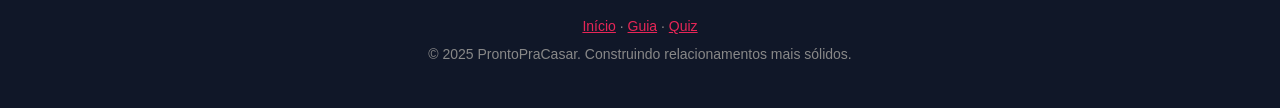
<file: temperamentos.html>
<!DOCTYPE html>
<html lang="pt-br">
<head>
    <meta charset="UTF-8">
    <meta name="viewport" content="width=device-width, initial-scale=1.0">
    <title>Temperamentos | Guia do Casal - Pronto Pra Casar</title>
    <meta name="description" content="Sanguíneo, colérico, melancólico e fleumático: os quatro temperamentos clássicos e como cada um se relaciona.">
    <meta name="keywords" content="temperamentos, sanguíneo, colérico, melancólico, fleumático, personalidade, relacionamento">
    <meta name="author" content="ProntoPraCasar">
    <meta name="robots" content="index, follow">

    <!-- Open Graph / Facebook -->
    <meta property="og:type" content="article">
    <meta property="og:url" content="https://prontopracasar.com/temperamentos.html">
    <meta property="og:title" content="Temperamentos | Guia do Casal">
    <meta property="og:description" content="Sanguíneo, colérico, melancólico e fleumático: os quatro temperamentos clássicos e como cada um se relaciona.">
    <meta property="og:image" content="https://prontopracasar.com/ppc.png">

    <!-- Twitter -->
    <meta property="twitter:card" content="summary_large_image">
    <meta property="twitter:url" content="https://prontopracasar.com/temperamentos.html">
    <meta property="twitter:title" content="Temperamentos | Guia do Casal">
    <meta property="twitter:description" content="Sanguíneo, colérico, melancólico e fleumático: os quatro temperamentos clássicos e como cada um se relaciona.">
    <meta property="twitter:image" content="https://prontopracasar.com/ppc.png">

    <!-- Canonical URL -->
    <link rel="canonical" href="https://prontopracasar.com/temperamentos.html">

    <!-- Favicon -->
    <link rel="icon" type="image/png" href="./ppc.png">

    <link rel="stylesheet" href="guia.css">
</head>
<body>

    <div class="container" id="topo">
        <header class="hero-section">
            <a href="./"><img src="./ppc.png" alt="ProntoPraCasar - Logo" class="img-30"></a>
            <h1 class="title theme-color">Temperamentos</h1>
        </header>

        <nav class="breadcrumb" aria-label="Navegação">
            <a href="./">Início</a> › <a href="guia.html">Guia do Casal</a> › Temperamentos
        </nav>

        <main>
            <article class="topic">
                    <p>
                        A teoria clássica dos quatro temperamentos divide o comportamento humano em quatro tipos básicos, cuja origem remonta à Grécia Antiga com o médico Hipócrates e foi expandida por Galeno.
                    </p>
                    <p>
                        O temperamento é considerado a base biológica e inata da nossa forma de reagir ao mundo, enquanto a personalidade é mais ampla e moldada ao longo da vida pela educação, cultura e experiências
                    </p>
                    <h4 class="theme-color">Sanguíneo</h4>
                    <p>O temperamento sanguíneo é um dos quatro temperamentos clássicos da personalidade, caracterizado por extroversão, otimismo, alta energia e forte facilidade para se relacionar com outras pessoas.</p>
                    <ul>
                        <li><b>Extroversão e sociabilidade:</b> Pessoas sanguíneas adoram conversar, conhecem gente nova com facilidade e costumam ser o centro das atenções.</li>
                        <li><b>Alegría e entusiasmo:</b> São calorosas, espontâneas e transmitem vivacidade e otimismo aos ambientes onde estão.</li>
                        <li><b>Reações rápidas e intensas:</b> As emoções surgem de forma instantânea diante de um estímulo, mas tendem a ser passageiras.</li>
                        <li><b>Empatia:</b> Facilidade para entender e acolher as emoções alheias.</li>
                        <li><b>Criatividade e iniciativa:</b> Curiosas por natureza, empolgam-se facilmente com novidades, projetos e aventuras.</li>
                        <li><b>Carisma:</b> Facilidade natural para cativar e unir grupos.</li>
                        <li><b>Impulsividade:</b> Tendência a agir guiada por desejos ou emoções imediatas, com menor autocontrole.</li>
                        <li><b>Dispersão e falta de foco:</b> Dificuldade em manter a concentração em rotinas ou tarefas longas e monótonas.</li>
                        <li><b>Instabilidade:</b> O entusiasmo inicial pode desaparecer rapidamente quando surge uma nova distração.</li>
                    </ul>
                    <h4 class="theme-color">Colérico</h4>
                    <p>O temperamento colérico é um dos quatro perfis clássicos da personalidade, marcado pela alta energia, determinação e forte foco em resultados.
                        <br>Historicamente associado ao elemento fogo (quente e seco), quem possui esse perfil é movido pela ação, pela conquista e pela resolução prática de problemas.</p>
                        <ul>
                            <li><b>Liderança natural:</b> Assumem o comando com facilidade, tomam decisões rápidas e gostam de assumir o controle de situações difíceis.</li>
                            <li><b>Proatividade e foco:</b> São independentes, ambiciosos e focados em metas, preferindo agir imediatamente em vez de esperar.</li>
                            <li><b>Comunicação direta:</b> Valem-se de uma postura assertiva e sem rodeios; detestam lentidão ou perda de tempo com conversas vazias.</li>
                            <li><b>Intensidade e paixão:</b> Dedicam-se com muita força aos seus projetos, mas podem perder o interesse rapidamente se as coisas se tornarem monótonas ou desorganizadas.</li>
                            <li>Coragem e força para enfrentar obstáculos.</li>
                            <li>Grande capacidade de realização e de gerenciar o caos.</li>
                            <li>Otimismo prático voltado para a conquista de objetivos.</li>
                            <li><b>Impaciência:</b> Baixa tolerância com erros alheios ou com pessoas que consideram lentas.</li>
                            <li><b>Autoritarismo:</b> Tendência a centralizar decisões e a querer moldar os outros conforme suas próprias convicções.</li>
                            <li><b>Explosões de raiva:</b> Quando perdem o controle, a intensidade do "fogo" pode se tornar agressiva ou magoar quem está ao redor.</li>
                        </ul>
                    <h4 class="theme-color">Melancólico</h4>
                    <p>O temperamento melancólico é um dos quatro perfis clássicos da personalidade, marcado por forte introspecção, sensibilidade emocional profunda e uma tendência analítica.</p>
                    <ul>
                        <li><b>Introspecção e Solitude:</b> Pessoas com esse perfil valorizam momentos sozinhos para processar pensamentos e recarregar as energias.</li>
                        <li><b>Sensibilidade e Empatia:</b> Captam nuances sutis no ambiente e nas emoções alheias, o que os torna excelentes ouvintes.</li>
                        <li><b>Perfeccionismo:</b> Possuem padrões elevados de exigência para si mesmos, buscando sempre fazer as coisas da maneira correta.</li>
                        <li><b>Criatividade:</b> A profundidade com que sentem o mundo favorece talentos artísticos, como na escrita, música ou artes visuais.</li>
                        <li><b>Lealdade:</b> São amigos fiéis e dedicados, embora precisem de tempo para construir laços de confiança.</li>
                        <li><b>Pessimismo e Ruminação:</b> Tendência a remoer pensamentos negativos e antecipar cenários sombrios.</li>
                        <li><b>Autocrítica Excessiva:</b> A cobrança por perfeição pode gerar frustração e paralisia diante de erros.</li>
                        <li><b>Isolamento:</b> Podem se fechar em excesso quando se sentem sobrecarregados ou tristes.</li>
                    </ul>
                    <h4 class="theme-color">Fleumático</h4>
                    <p>O temperamento fleumático é caracterizado pela calma, pela estabilidade emocional e por uma forte busca por harmonia e tranquilidade.
                        <br>De acordo com a teoria clássica dos quatro temperamentos humanos, que divide os perfis entre elementos e reações (frio e úmido no caso do fleumático), este é um perfil introvertido e pacificador.</p>
                        <ul>
                            <li><b>Pontos fortes:</b> Paciência, diplomacia, confiabilidade, facilidade para ouvir os outros e grande capacidade de adaptação sem estresse imediato.</li>
                            <li><b>Desafios:</b> Tendência à passividade, resistência a mudanças, dificuldade em tomar decisões ou se posicionar e risco de acomodação na zona de conforto.</li>
                            <li><b>Relações e Conflitos:</b> Evita discussões e gritos a todo custo, preferindo ceder a entrar em confrontos diretos. Não costuma guardar rancor profundo e releva os problemas com facilidade.</li>
                            <li><b>O que o irrita:</b> Pessoas que o pressionam, gritos, cobranças excessivas ou ser forçado a agir com pressa e a ficar no centro das atenções.</li>
                        </ul>
            </article>

            <nav class="page-nav" aria-label="Outras personalidades">
                <a href="transtornos-grupo-b.html" class="prev">← Transtornos de Personalidade do Grupo B</a>
                <a href="eneagrama.html" class="next">Eneagrama →</a>
            </nav>

            <section class="cta-section">
                <h2 class="theme-color" style="margin-bottom: 15px;">Continue aprendendo</h2>
                <p style="margin-bottom: 25px;">Veja outras personalidades e dicas práticas para o relacionamento.</p>
                <a href="guia.html" class="btn">Voltar ao Guia</a>
            </section>
        </main>

        <footer class="footer">
            <p><a href="./">Início</a> · <a href="guia.html">Guia</a> · <a href="quiz.html">Quiz</a></p>
            <p>&copy; 2025 ProntoPraCasar. Construindo relacionamentos mais sólidos.</p>
        </footer>
    </div>
</body>
</html>
</file>
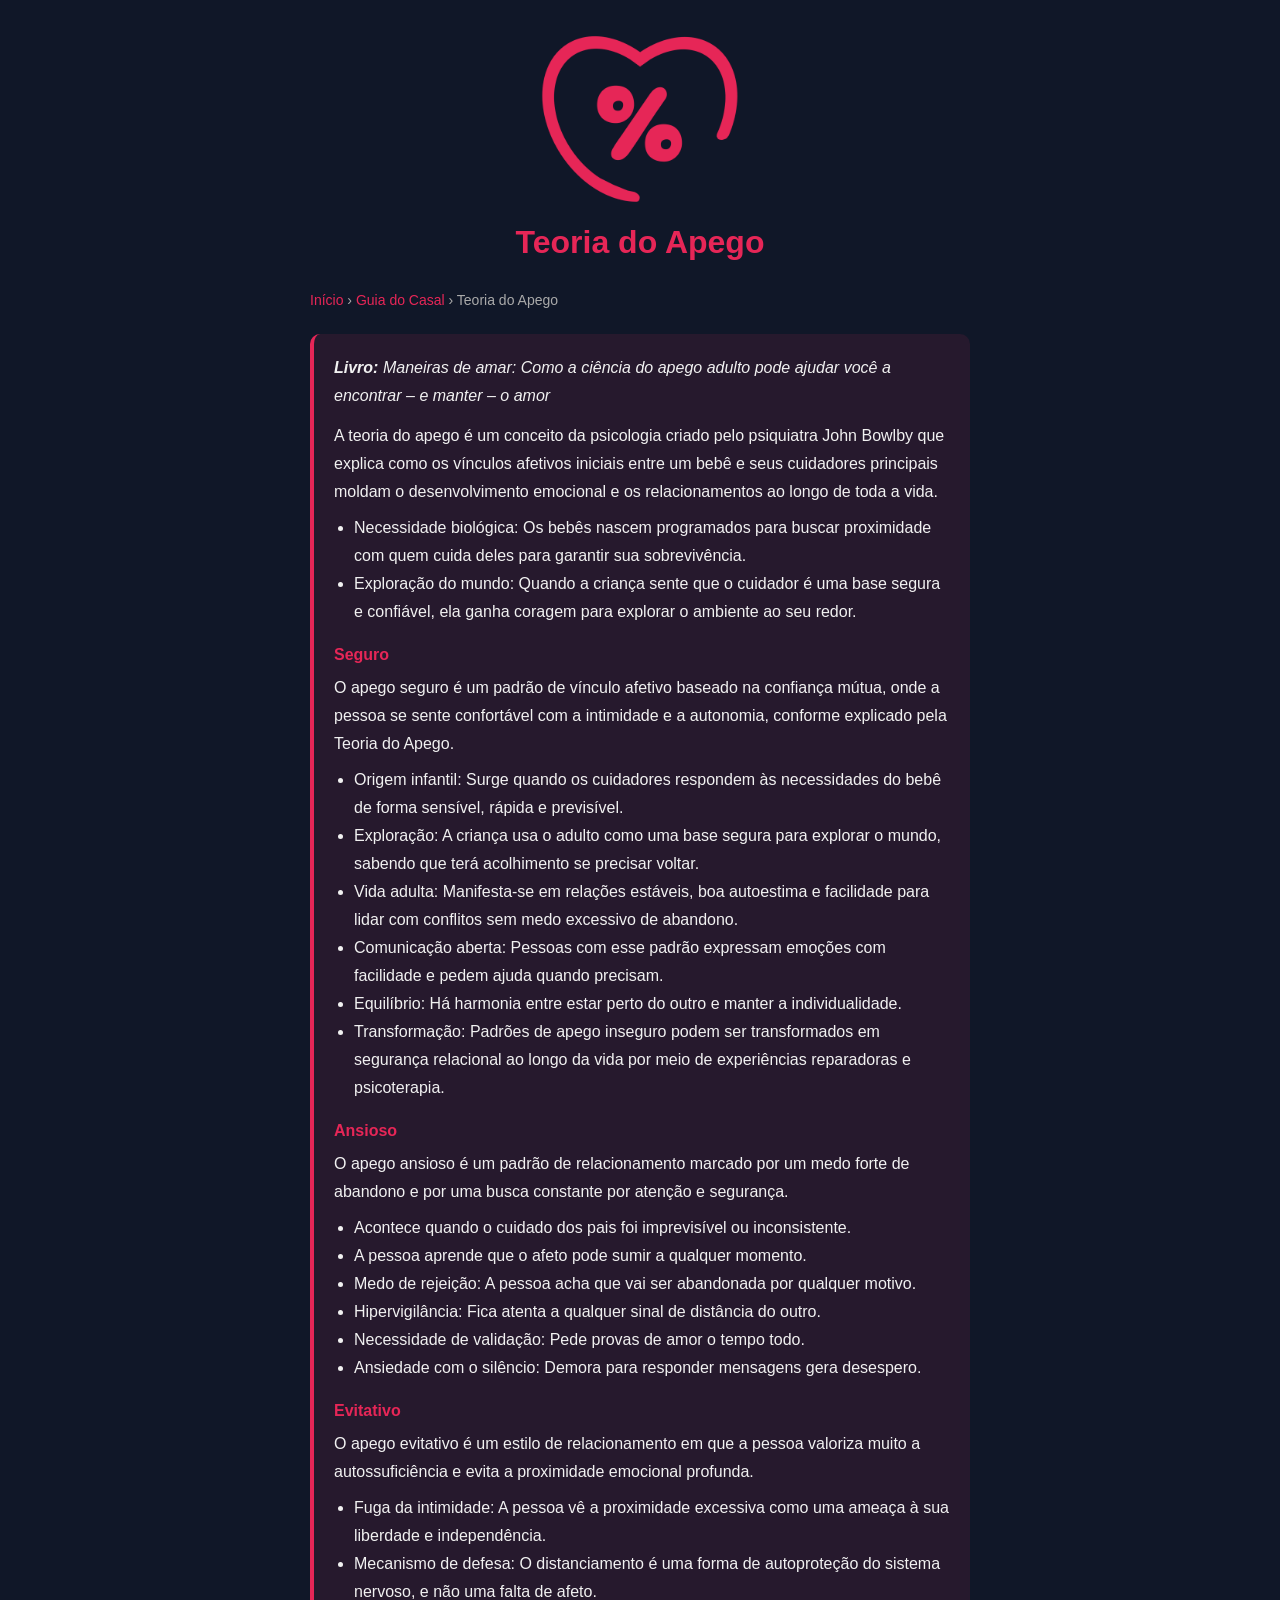
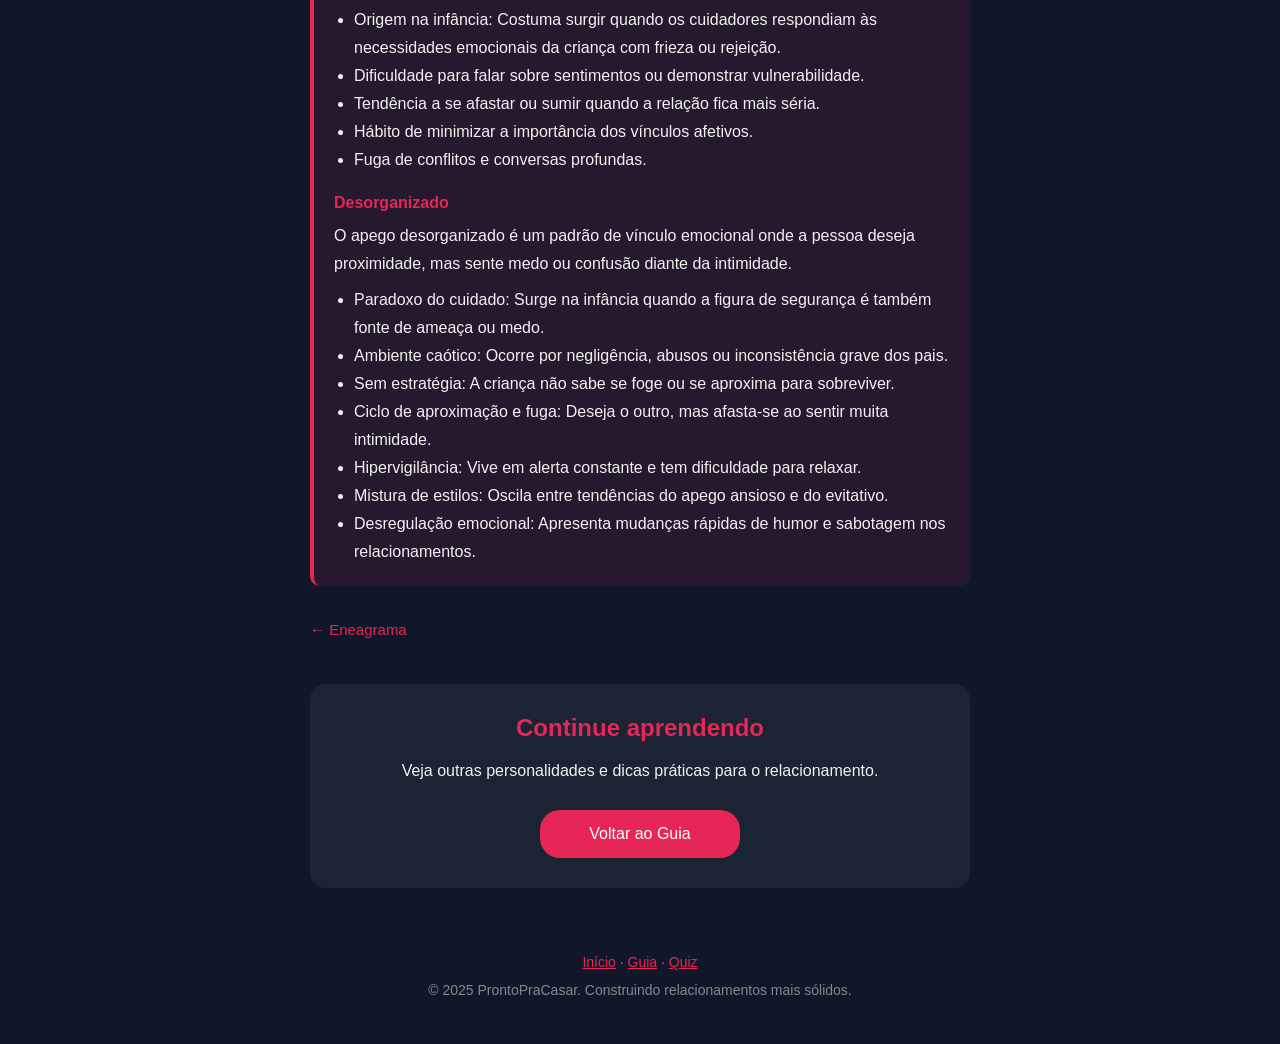
<file: teoria-do-apego.html>
<!DOCTYPE html>
<html lang="pt-br">
<head>
    <meta charset="UTF-8">
    <meta name="viewport" content="width=device-width, initial-scale=1.0">
    <title>Teoria do Apego | Guia do Casal - Pronto Pra Casar</title>
    <meta name="description" content="Apego seguro, ansioso, evitativo e desorganizado: como os vínculos da infância moldam a forma de amar.">
    <meta name="keywords" content="teoria do apego, apego seguro, apego ansioso, apego evitativo, apego desorganizado, relacionamento">
    <meta name="author" content="ProntoPraCasar">
    <meta name="robots" content="index, follow">

    <!-- Open Graph / Facebook -->
    <meta property="og:type" content="article">
    <meta property="og:url" content="https://prontopracasar.com/teoria-do-apego.html">
    <meta property="og:title" content="Teoria do Apego | Guia do Casal">
    <meta property="og:description" content="Apego seguro, ansioso, evitativo e desorganizado: como os vínculos da infância moldam a forma de amar.">
    <meta property="og:image" content="https://prontopracasar.com/ppc.png">

    <!-- Twitter -->
    <meta property="twitter:card" content="summary_large_image">
    <meta property="twitter:url" content="https://prontopracasar.com/teoria-do-apego.html">
    <meta property="twitter:title" content="Teoria do Apego | Guia do Casal">
    <meta property="twitter:description" content="Apego seguro, ansioso, evitativo e desorganizado: como os vínculos da infância moldam a forma de amar.">
    <meta property="twitter:image" content="https://prontopracasar.com/ppc.png">

    <!-- Canonical URL -->
    <link rel="canonical" href="https://prontopracasar.com/teoria-do-apego.html">

    <!-- Favicon -->
    <link rel="icon" type="image/png" href="./ppc.png">

    <link rel="stylesheet" href="guia.css">
</head>
<body>

    <div class="container" id="topo">
        <header class="hero-section">
            <a href="./"><img src="./ppc.png" alt="ProntoPraCasar - Logo" class="img-30"></a>
            <h1 class="title theme-color">Teoria do Apego</h1>
        </header>

        <nav class="breadcrumb" aria-label="Navegação">
            <a href="./">Início</a> › <a href="guia.html">Guia do Casal</a> › Teoria do Apego
        </nav>

        <main>
            <article class="topic">
                    <p>
                        <i><b>Livro:</b> Maneiras de amar: Como a ciência do apego adulto pode ajudar você a encontrar – e manter – o amor</i>
                    </p>
                    <p>
                       A teoria do apego é um conceito da psicologia criado pelo psiquiatra John Bowlby que explica como os vínculos afetivos iniciais entre um bebê e seus cuidadores principais moldam o desenvolvimento emocional e os relacionamentos ao longo de toda a vida.
                    </p>
                    <ul>
                        <li>Necessidade biológica: Os bebês nascem programados para buscar proximidade com quem cuida deles para garantir sua sobrevivência.</li>
                        <li>Exploração do mundo: Quando a criança sente que o cuidador é uma base segura e confiável, ela ganha coragem para explorar o ambiente ao seu redor.</li>
                    </ul>

                    <h4 class="theme-color">Seguro</h4>
                    <p>O apego seguro é um padrão de vínculo afetivo baseado na confiança mútua, onde a pessoa se sente confortável com a intimidade e a autonomia, conforme explicado pela Teoria do Apego.</p>
                    <ul>
                        <li>Origem infantil: Surge quando os cuidadores respondem às necessidades do bebê de forma sensível, rápida e previsível.</li>
                        <li>Exploração: A criança usa o adulto como uma base segura para explorar o mundo, sabendo que terá acolhimento se precisar voltar.</li>
                        <li>Vida adulta: Manifesta-se em relações estáveis, boa autoestima e facilidade para lidar com conflitos sem medo excessivo de abandono.</li>
                        <li>Comunicação aberta: Pessoas com esse padrão expressam emoções com facilidade e pedem ajuda quando precisam.</li>
                        <li>Equilíbrio: Há harmonia entre estar perto do outro e manter a individualidade.</li>
                        <li>Transformação: Padrões de apego inseguro podem ser transformados em segurança relacional ao longo da vida por meio de experiências reparadoras e psicoterapia.</li>
                    </ul>
                    <h4 class="theme-color">Ansioso</h4>
                    <p>O apego ansioso é um padrão de relacionamento marcado por um medo forte de abandono e por uma busca constante por atenção e segurança.</p>
                    <ul>
                        <li>Acontece quando o cuidado dos pais foi imprevisível ou inconsistente.</li>
                        <li>A pessoa aprende que o afeto pode sumir a qualquer momento.</li>
                        <li>Medo de rejeição: A pessoa acha que vai ser abandonada por qualquer motivo.</li>
                        <li>Hipervigilância: Fica atenta a qualquer sinal de distância do outro.</li>
                        <li>Necessidade de validação: Pede provas de amor o tempo todo.</li>
                        <li>Ansiedade com o silêncio: Demora para responder mensagens gera desespero.</li>
                    </ul>
                    <h4 class="theme-color">Evitativo</h4>
                    <p>O apego evitativo é um estilo de relacionamento em que a pessoa valoriza muito a autossuficiência e evita a proximidade emocional profunda.</p>
                    <ul>
                        <li>Fuga da intimidade: A pessoa vê a proximidade excessiva como uma ameaça à sua liberdade e independência.</li>
                        <li>Mecanismo de defesa: O distanciamento é uma forma de autoproteção do sistema nervoso, e não uma falta de afeto.</li>
                        <li>Origem na infância: Costuma surgir quando os cuidadores respondiam às necessidades emocionais da criança com frieza ou rejeição.</li>
                        <li>Dificuldade para falar sobre sentimentos ou demonstrar vulnerabilidade.</li>
                        <li>Tendência a se afastar ou sumir quando a relação fica mais séria.</li>
                        <li>Hábito de minimizar a importância dos vínculos afetivos.</li>
                        <li>Fuga de conflitos e conversas profundas.</li>
                    </ul>
                    <h4 class="theme-color">Desorganizado</h4>
                    <p>O apego desorganizado é um padrão de vínculo emocional onde a pessoa deseja proximidade, mas sente medo ou confusão diante da intimidade.</p>
                    <ul>
                        <li>Paradoxo do cuidado: Surge na infância quando a figura de segurança é também fonte de ameaça ou medo.</li>
                        <li>Ambiente caótico: Ocorre por negligência, abusos ou inconsistência grave dos pais.</li>
                        <li>Sem estratégia: A criança não sabe se foge ou se aproxima para sobreviver.</li>
                        <li>Ciclo de aproximação e fuga: Deseja o outro, mas afasta-se ao sentir muita intimidade.</li>
                        <li>Hipervigilância: Vive em alerta constante e tem dificuldade para relaxar.</li>
                        <li>Mistura de estilos: Oscila entre tendências do apego ansioso e do evitativo.</li>
                        <li>Desregulação emocional: Apresenta mudanças rápidas de humor e sabotagem nos relacionamentos.</li>
                    </ul>
            </article>

            <nav class="page-nav" aria-label="Outras personalidades">
                <a href="eneagrama.html" class="prev">← Eneagrama</a>
                
            </nav>

            <section class="cta-section">
                <h2 class="theme-color" style="margin-bottom: 15px;">Continue aprendendo</h2>
                <p style="margin-bottom: 25px;">Veja outras personalidades e dicas práticas para o relacionamento.</p>
                <a href="guia.html" class="btn">Voltar ao Guia</a>
            </section>
        </main>

        <footer class="footer">
            <p><a href="./">Início</a> · <a href="guia.html">Guia</a> · <a href="quiz.html">Quiz</a></p>
            <p>&copy; 2025 ProntoPraCasar. Construindo relacionamentos mais sólidos.</p>
        </footer>
    </div>
</body>
</html>
</file>
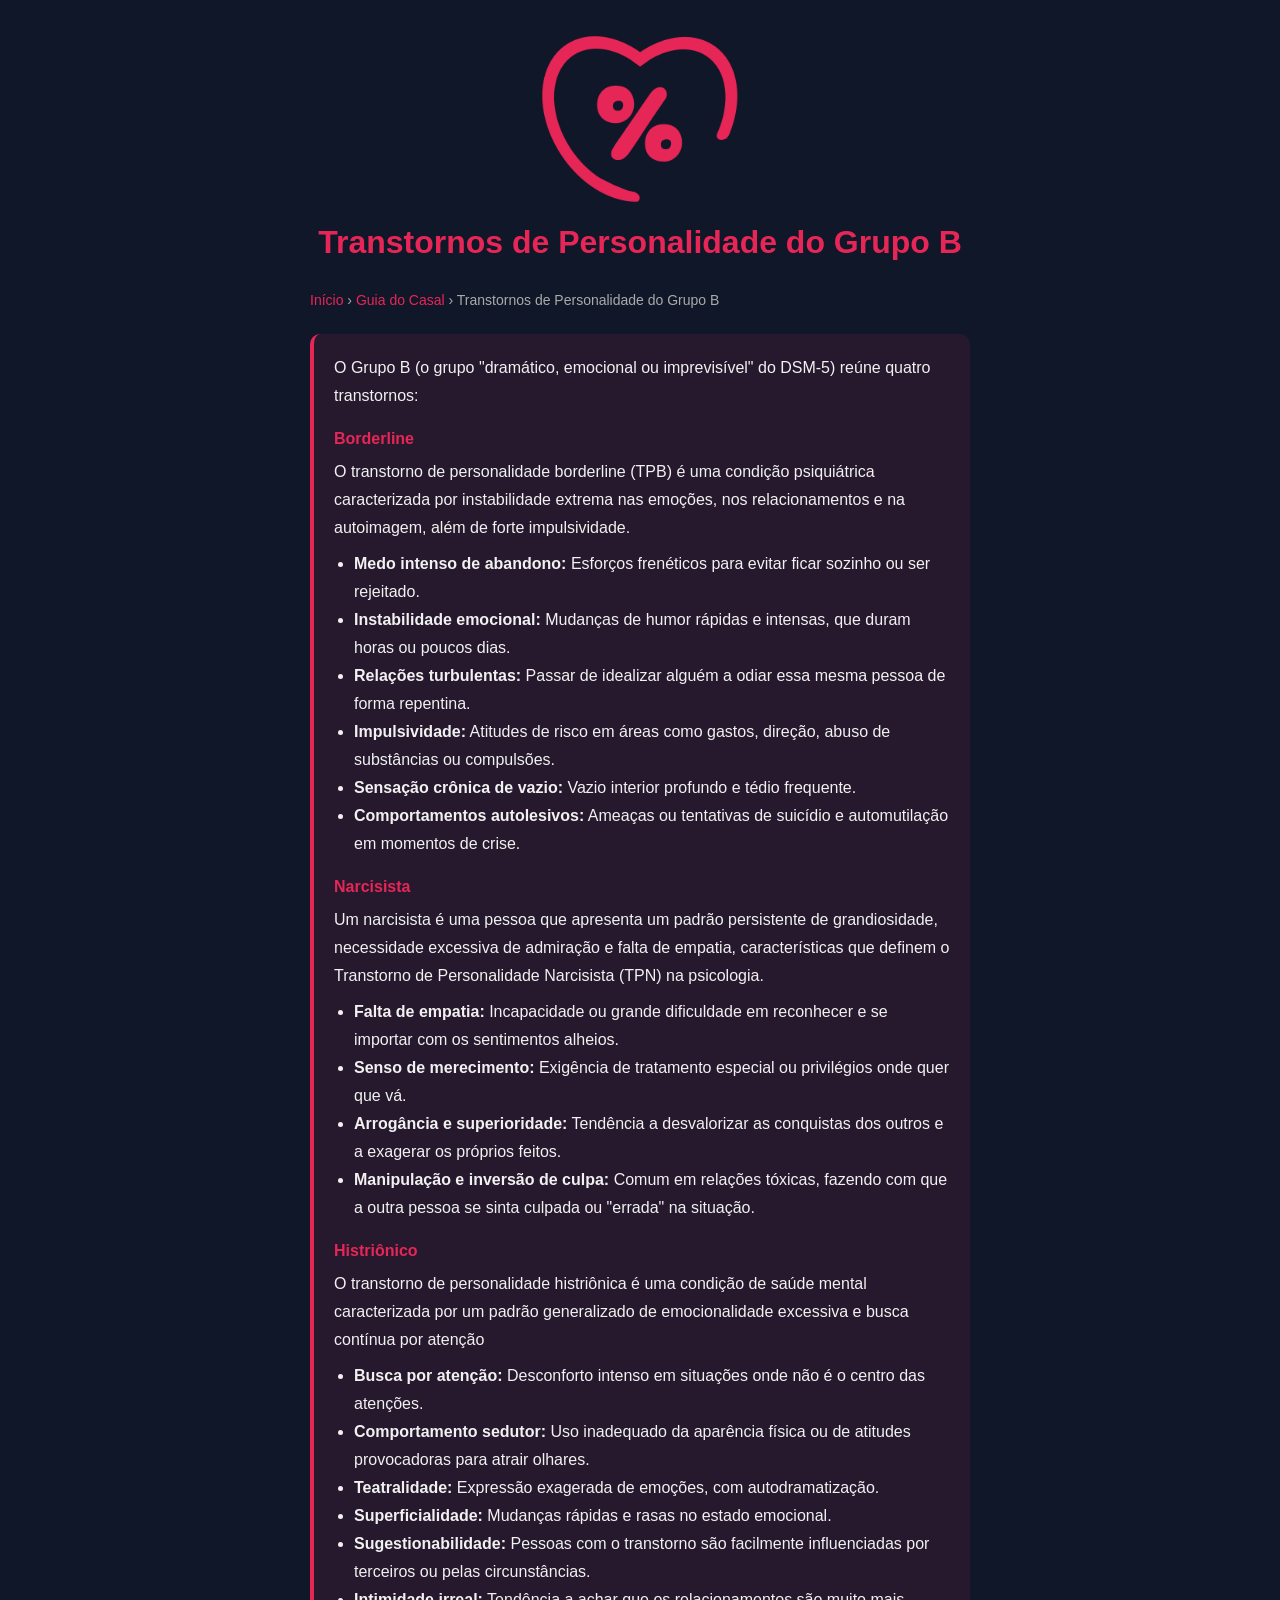
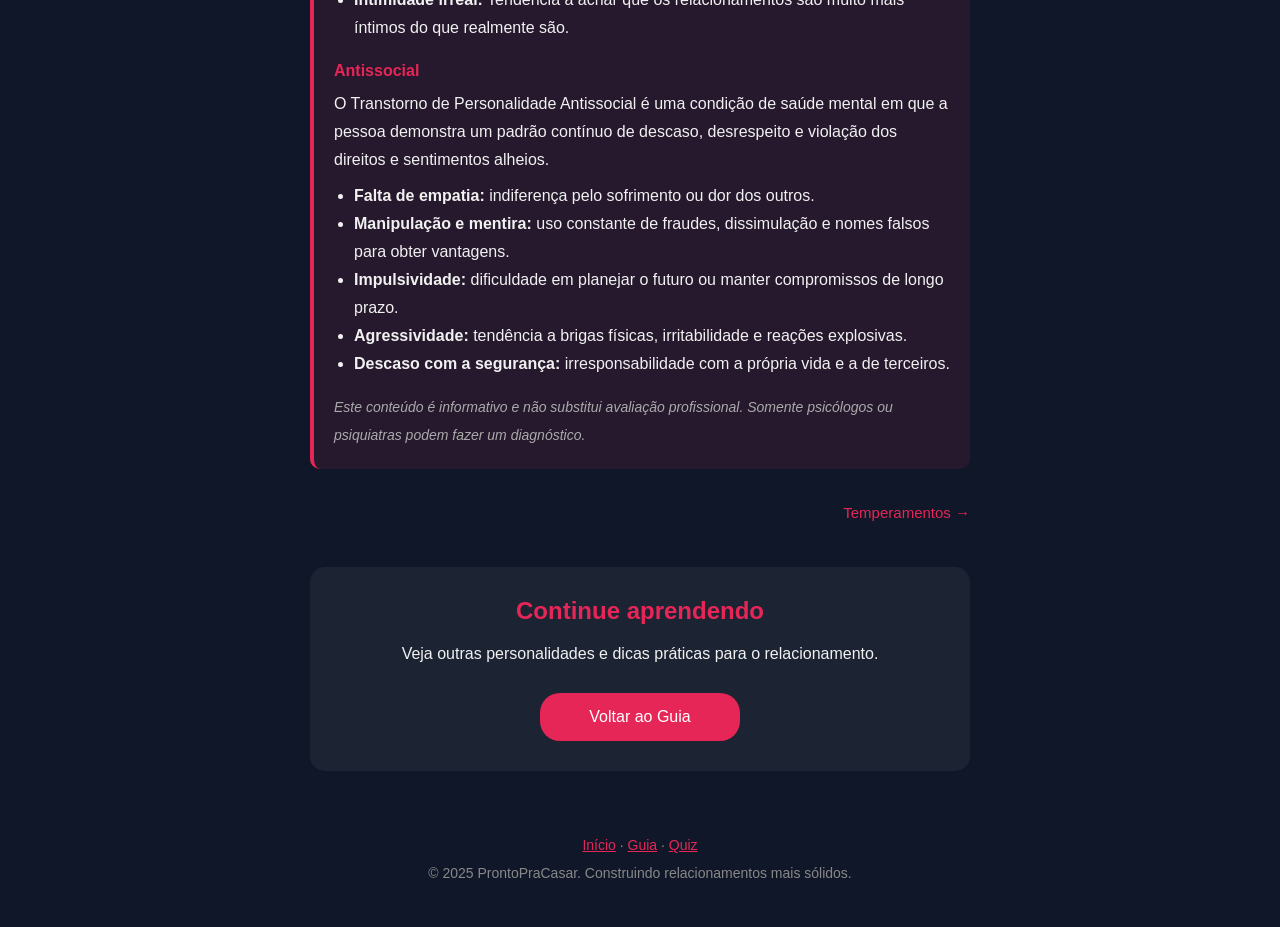
<file: transtornos-grupo-b.html>
<!DOCTYPE html>
<html lang="pt-br">
<head>
    <meta charset="UTF-8">
    <meta name="viewport" content="width=device-width, initial-scale=1.0">
    <title>Transtornos de Personalidade do Grupo B | Guia do Casal - Pronto Pra Casar</title>
    <meta name="description" content="Borderline, narcisista, histriônico e antissocial: características e sinais de alerta em relacionamentos.">
    <meta name="keywords" content="transtorno de personalidade, grupo B, borderline, narcisista, histriônico, antissocial, relacionamento">
    <meta name="author" content="ProntoPraCasar">
    <meta name="robots" content="index, follow">

    <!-- Open Graph / Facebook -->
    <meta property="og:type" content="article">
    <meta property="og:url" content="https://prontopracasar.com/transtornos-grupo-b.html">
    <meta property="og:title" content="Transtornos de Personalidade do Grupo B | Guia do Casal">
    <meta property="og:description" content="Borderline, narcisista, histriônico e antissocial: características e sinais de alerta em relacionamentos.">
    <meta property="og:image" content="https://prontopracasar.com/ppc.png">

    <!-- Twitter -->
    <meta property="twitter:card" content="summary_large_image">
    <meta property="twitter:url" content="https://prontopracasar.com/transtornos-grupo-b.html">
    <meta property="twitter:title" content="Transtornos de Personalidade do Grupo B | Guia do Casal">
    <meta property="twitter:description" content="Borderline, narcisista, histriônico e antissocial: características e sinais de alerta em relacionamentos.">
    <meta property="twitter:image" content="https://prontopracasar.com/ppc.png">

    <!-- Canonical URL -->
    <link rel="canonical" href="https://prontopracasar.com/transtornos-grupo-b.html">

    <!-- Favicon -->
    <link rel="icon" type="image/png" href="./ppc.png">

    <link rel="stylesheet" href="guia.css">
</head>
<body>

    <div class="container" id="topo">
        <header class="hero-section">
            <a href="./"><img src="./ppc.png" alt="ProntoPraCasar - Logo" class="img-30"></a>
            <h1 class="title theme-color">Transtornos de Personalidade do Grupo B</h1>
        </header>

        <nav class="breadcrumb" aria-label="Navegação">
            <a href="./">Início</a> › <a href="guia.html">Guia do Casal</a> › Transtornos de Personalidade do Grupo B
        </nav>

        <main>
            <article class="topic">
                    <p>
                        <!-- Escreva aqui -->
                        O Grupo B (o grupo "dramático, emocional ou imprevisível" do DSM-5) reúne quatro transtornos:
                    </p>
                    <h4 class="theme-color">Borderline</h4>
                    <p>O transtorno de personalidade borderline (TPB) é uma condição psiquiátrica caracterizada por instabilidade extrema nas emoções, nos relacionamentos e na autoimagem, além de forte impulsividade.</p>
                    <ul>
                        <li><b>Medo intenso de abandono:</b> Esforços frenéticos para evitar ficar sozinho ou ser rejeitado.</li>
                        <li><b>Instabilidade emocional:</b> Mudanças de humor rápidas e intensas, que duram horas ou poucos dias.</li>
                        <li><b>Relações turbulentas:</b> Passar de idealizar alguém a odiar essa mesma pessoa de forma repentina.</li>
                        <li><b>Impulsividade:</b> Atitudes de risco em áreas como gastos, direção, abuso de substâncias ou compulsões.</li>
                        <li><b>Sensação crônica de vazio:</b> Vazio interior profundo e tédio frequente.</li>
                        <li><b>Comportamentos autolesivos:</b> Ameaças ou tentativas de suicídio e automutilação em momentos de crise.</li>
                    </ul>
                    <h4 class="theme-color">Narcisista</h4>
                    <p>Um narcisista é uma pessoa que apresenta um padrão persistente de grandiosidade, necessidade excessiva de admiração e falta de empatia, características que definem o Transtorno de Personalidade Narcisista (TPN) na psicologia.</p>
                    <ul>
                        <li><b>Falta de empatia:</b> Incapacidade ou grande dificuldade em reconhecer e se importar com os sentimentos alheios.</li>
                        <li><b>Senso de merecimento:</b> Exigência de tratamento especial ou privilégios onde quer que vá.</li>
                        <li><b>Arrogância e superioridade:</b> Tendência a desvalorizar as conquistas dos outros e a exagerar os próprios feitos.</li>
                        <li><b>Manipulação e inversão de culpa:</b> Comum em relações tóxicas, fazendo com que a outra pessoa se sinta culpada ou "errada" na situação.</li>
                    </ul>
                    <h4 class="theme-color">Histriônico</h4>
                    <p>O transtorno de personalidade histriônica é uma condição de saúde mental caracterizada por um padrão generalizado de emocionalidade excessiva e busca contínua por atenção</p>
                    <ul>
                        <li><b>Busca por atenção:</b> Desconforto intenso em situações onde não é o centro das atenções.</li>
                        <li><b>Comportamento sedutor:</b> Uso inadequado da aparência física ou de atitudes provocadoras para atrair olhares.</li>
                        <li><b>Teatralidade:</b> Expressão exagerada de emoções, com autodramatização.</li>
                        <li><b>Superficialidade:</b> Mudanças rápidas e rasas no estado emocional.</li>
                        <li><b>Sugestionabilidade:</b> Pessoas com o transtorno são facilmente influenciadas por terceiros ou pelas circunstâncias.</li>
                        <li><b>Intimidade irreal:</b> Tendência a achar que os relacionamentos são muito mais íntimos do que realmente são.</li>
                    </ul>
                    <h4 class="theme-color">Antissocial</h4>
                    <p>O Transtorno de Personalidade Antissocial é uma condição de saúde mental em que a pessoa demonstra um padrão contínuo de descaso, desrespeito e violação dos direitos e sentimentos alheios.</p>
                    <ul>    
                        <li><b>Falta de empatia:</b> indiferença pelo sofrimento ou dor dos outros.</li>
                        <li><b>Manipulação e mentira:</b> uso constante de fraudes, dissimulação e nomes falsos para obter vantagens.</li>
                        <li><b>Impulsividade:</b> dificuldade em planejar o futuro ou manter compromissos de longo prazo.</li>
                        <li><b>Agressividade:</b> tendência a brigas físicas, irritabilidade e reações explosivas.</li>
                        <li><b>Descaso com a segurança:</b> irresponsabilidade com a própria vida e a de terceiros.</li>
                    </ul>
                    <p class="notice">
                        Este conteúdo é informativo e não substitui avaliação profissional. Somente psicólogos ou psiquiatras podem fazer um diagnóstico.
                    </p>
            </article>

            <nav class="page-nav" aria-label="Outras personalidades">
                
                <a href="temperamentos.html" class="next">Temperamentos →</a>
            </nav>

            <section class="cta-section">
                <h2 class="theme-color" style="margin-bottom: 15px;">Continue aprendendo</h2>
                <p style="margin-bottom: 25px;">Veja outras personalidades e dicas práticas para o relacionamento.</p>
                <a href="guia.html" class="btn">Voltar ao Guia</a>
            </section>
        </main>

        <footer class="footer">
            <p><a href="./">Início</a> · <a href="guia.html">Guia</a> · <a href="quiz.html">Quiz</a></p>
            <p>&copy; 2025 ProntoPraCasar. Construindo relacionamentos mais sólidos.</p>
        </footer>
    </div>
</body>
</html>
</file>
<file: guia.css>
* {
    font-family: Arial, sans-serif;
    margin: 0;
    padding: 0;
    box-sizing: border-box;
}

html {
    scroll-behavior: smooth;
}

body {
    background: #101728;
    color: #f1f1f1;
    line-height: 28px;
}

.container {
    max-width: 700px;
    margin: 0 auto;
    padding: 20px;
}

a {
    color: #E62657;
}

img {
    display: block;
    margin: 0 auto;
    max-width: 100%;
}

.img-30 {
    max-width: 30%;
}

.theme-color {
    color: #E62657;
}

.hero-section {
    text-align: center;
    margin-bottom: 30px;
}

.title {
    text-align: center;
    margin: 10px 0;
}

.subtitle {
    font-size: 18px;
    color: #ccc;
}

.toc {
    background: rgba(255, 255, 255, 0.05);
    padding: 20px;
    border-radius: 15px;
    margin-bottom: 40px;
}

.toc h2 {
    font-size: 18px;
    margin-bottom: 10px;
}

.toc-group {
    margin-top: 10px;
}

.toc-group strong {
    color: #E62657;
}

.toc ul {
    list-style: none;
    padding-left: 10px;
}

.toc a {
    color: #f1f1f1;
    text-decoration: none;
}

.toc a:hover {
    color: #E62657;
}

.category {
    margin: 50px 0;
}

.category-title {
    color: #E62657;
    font-size: 28px;
    margin-bottom: 10px;
    padding-bottom: 10px;
    border-bottom: 2px solid rgba(230, 38, 87, 0.4);
}

.category-intro {
    color: #ccc;
    margin-bottom: 20px;
}

.topic {
    background: rgba(230, 38, 87, 0.1);
    padding: 20px;
    border-radius: 10px;
    border-left: 4px solid #E62657;
    margin-bottom: 20px;
    scroll-margin-top: 20px;
}

.topic h3 {
    color: #E62657;
    font-size: 20px;
    margin-bottom: 10px;
}

.topic h4 {
    margin: 15px 0 5px;
}

.topic p + p {
    margin-top: 12px;
}

.topic ul,
.topic ol {
    padding-left: 20px;
    margin-top: 8px;
}

.notice {
    font-size: 14px;
    color: #aaa;
    margin-top: 15px;
    font-style: italic;
}

.back-top {
    display: inline-block;
    margin-top: 15px;
    font-size: 14px;
    text-decoration: none;
}

.btn {
    display: block;
    margin: 0 auto;
    padding: 10px 20px;
    background: #E62657;
    color: #fff;
    border: none;
    border-radius: 20px;
    cursor: pointer;
    text-decoration: none;
    width: 200px;
    text-align: center;
}

.btn:hover {
    filter: brightness(0.9);
}

.cta-section {
    text-align: center;
    margin: 40px 0;
    padding: 30px;
    background: rgba(255, 255, 255, 0.05);
    border-radius: 15px;
}

.footer {
    text-align: center;
    margin-top: 40px;
    padding: 20px 0;
    color: #888;
    font-size: 14px;
}

@media (max-width: 768px) {
    .container {
        padding: 15px;
    }

    .subtitle {
        font-size: 16px;
    }

    .category-title {
        font-size: 24px;
    }
}

.breadcrumb {
    font-size: 14px;
    color: #aaa;
    margin-bottom: 20px;
}

.breadcrumb a {
    text-decoration: none;
}

.topic-card {
    display: block;
    color: inherit;
    text-decoration: none;
    transition: transform 0.15s, background 0.15s;
}

.topic-card:hover {
    background: rgba(230, 38, 87, 0.18);
    transform: translateX(4px);
}

.topic-card p {
    color: #ccc;
}

.read-more {
    display: inline-block;
    margin-top: 10px;
    color: #E62657;
    font-weight: bold;
}

.page-nav {
    display: flex;
    justify-content: space-between;
    gap: 15px;
    margin: 30px 0;
    font-size: 15px;
}

.page-nav a {
    text-decoration: none;
}

.page-nav .next {
    margin-left: auto;
    text-align: right;
}
</file>
